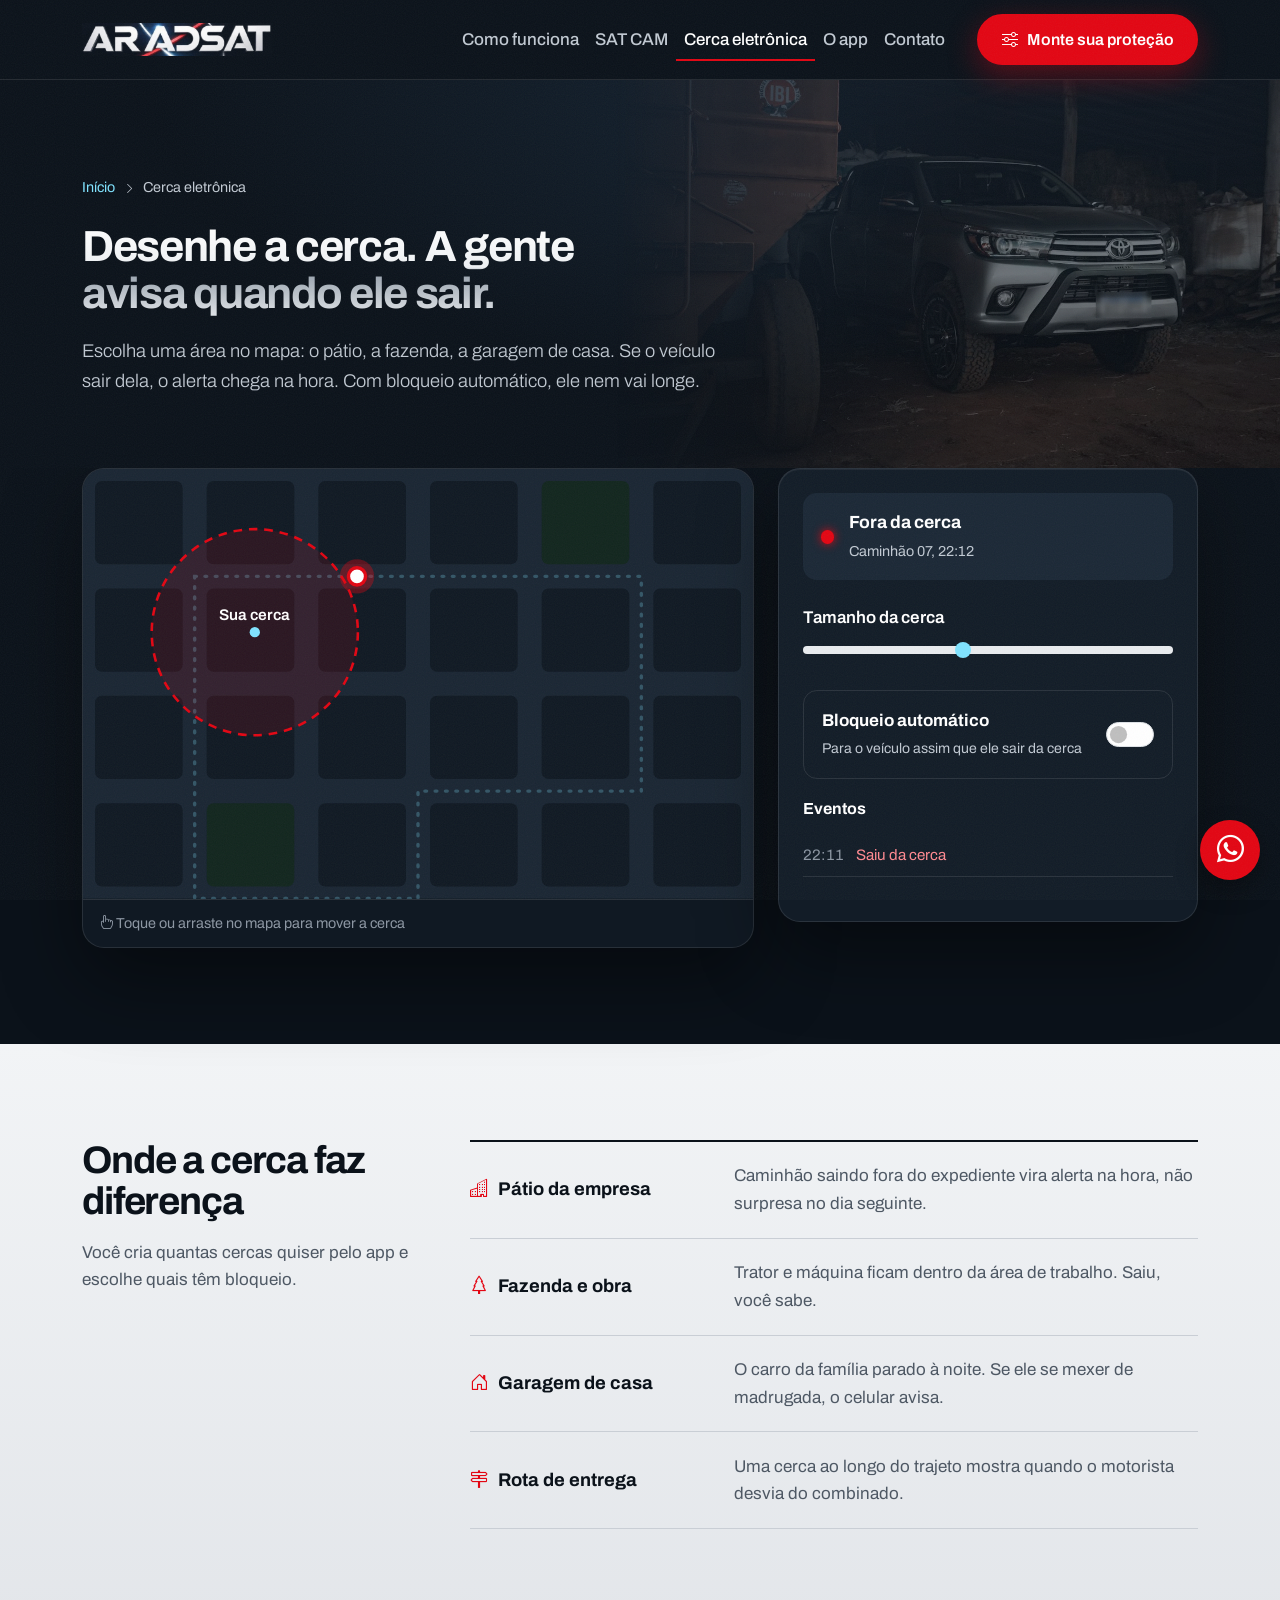
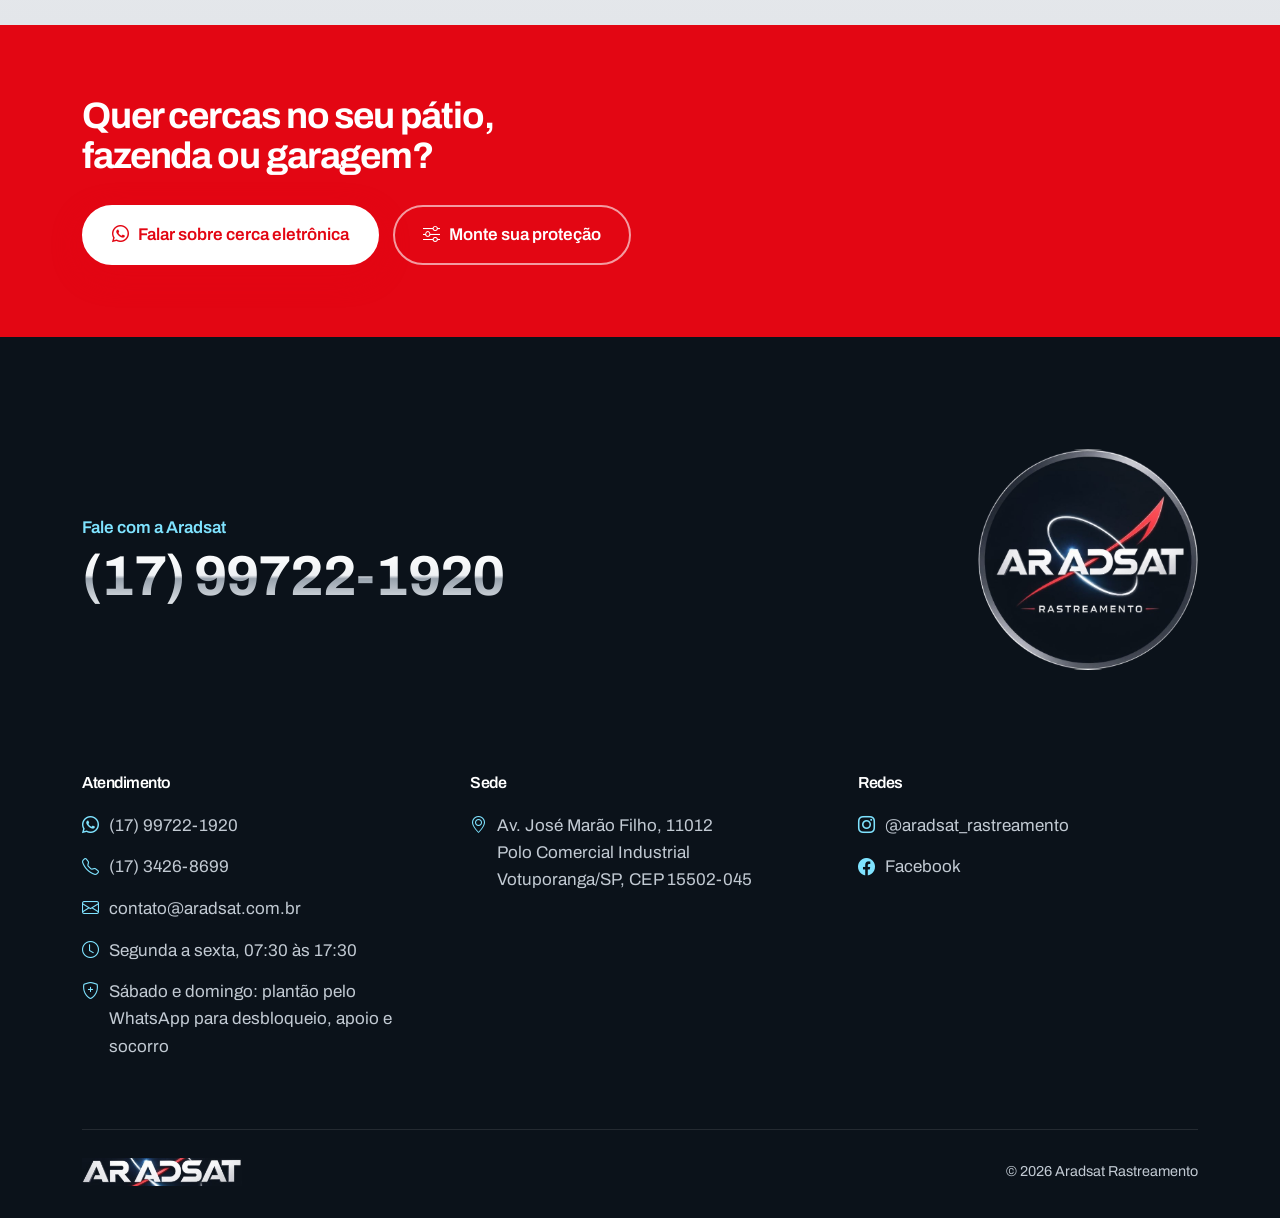
<file: cerca-eletronica.html>
<!DOCTYPE html>
<html lang="pt-BR">
<head>
  <meta charset="utf-8">
  <meta name="viewport" content="width=device-width, initial-scale=1">
  <title>Cerca eletrônica | Aradsat Rastreamento</title>
  <meta name="description" content="Desenhe uma cerca no mapa e veja o alerta e o bloqueio automático acontecerem quando o veículo sai da área.">
  <meta name="theme-color" content="#0B121A">
  <meta property="og:title" content="Cerca eletrônica | Aradsat Rastreamento">
  <meta property="og:description" content="Desenhe uma cerca no mapa e veja o alerta e o bloqueio automático acontecerem quando o veículo sai da área.">
  <meta property="og:type" content="website">
  <meta property="og:locale" content="pt_BR">
  <meta property="og:image" content="https://www.aradsat.com.br/assets/img/emblema-aradsat.jpg">
  <link rel="icon" href="assets/img/icone.png" type="image/png">
  <link rel="apple-touch-icon" href="assets/img/icone.png">
  <link rel="preconnect" href="https://fonts.googleapis.com">
  <link rel="preconnect" href="https://fonts.gstatic.com" crossorigin>
  <link href="https://fonts.googleapis.com/css2?family=Archivo:wght@400..700&display=swap" rel="stylesheet">
  <link href="https://cdn.jsdelivr.net/npm/bootstrap@5.3.3/dist/css/bootstrap.min.css" rel="stylesheet">
  <link href="https://cdn.jsdelivr.net/npm/bootstrap-icons@1.11.3/font/bootstrap-icons.min.css" rel="stylesheet">
  <link href="assets/css/style.css" rel="stylesheet">
</head>
<body>

<a class="pular" href="#conteudo">Pular para o conteúdo</a>

<header class="topo">
  <nav class="navbar navbar-expand-lg" data-bs-theme="dark">
    <div class="container">
      <a class="navbar-brand" href="index.html">
        <img class="logo-marca" src="assets/img/logo-aradsat.jpg" alt="Aradsat Rastreamento" width="600" height="106">
      </a>
      <button class="navbar-toggler" type="button" data-bs-toggle="collapse" data-bs-target="#menu" aria-controls="menu" aria-expanded="false" aria-label="Abrir menu">
        <i class="bi bi-list"></i>
      </button>
      <div class="collapse navbar-collapse" id="menu">
        <ul class="navbar-nav ms-auto">
          <li class="nav-item"><a class="nav-link" href="index.html#noite">Como funciona</a></li>
          <li class="nav-item"><a class="nav-link" href="satcam.html">SAT CAM</a></li>
          <li class="nav-item"><a class="nav-link" href="cerca-eletronica.html" aria-current="page">Cerca eletrônica</a></li>
          <li class="nav-item"><a class="nav-link" href="index.html#app">O app</a></li>
          <li class="nav-item"><a class="nav-link" href="#central">Contato</a></li>
        </ul>
        <a class="btn btn-alerta ms-lg-4" href="orcamento.html">
          <i class="bi bi-sliders"></i> Monte sua proteção
        </a>
      </div>
    </div>
  </nav>
</header>

<main id="conteudo">
  <section class="pagina-topo topo-cerca">
    <div class="container">
      <p class="pagina-trilha"><a href="index.html">Início</a> <i class="bi bi-chevron-right"></i> Cerca eletrônica</p>
      <h1>Desenhe a cerca. A gente avisa quando ele sair.</h1>
      <p class="lead">Escolha uma área no mapa: o pátio, a fazenda, a garagem de casa. Se o veículo sair dela, o alerta chega na hora. Com bloqueio automático, ele nem vai longe.</p>
    </div>
  </section>

  <section class="lab" aria-labelledby="lab-cerca-titulo">
    <div class="container">
      <h2 id="lab-cerca-titulo" class="visually-hidden">Simulador de cerca eletrônica</h2>
      <div class="lab-grade">
        <div class="mapa-palco" data-mapa-palco>
          <svg class="mapa-cerca" viewBox="0 0 780 500" data-mapa tabindex="0" role="application" aria-label="Mapa do simulador. Toque ou arraste para mudar o centro da cerca. No teclado, use as setas.">
            <rect class="mapa-chao" width="780" height="500"/>
              <rect class="quadra" x="14" y="14" width="102" height="97" rx="8"/>
              <rect class="quadra" x="14" y="139" width="102" height="97" rx="8"/>
              <rect class="quadra" x="14" y="264" width="102" height="97" rx="8"/>
              <rect class="quadra" x="14" y="389" width="102" height="97" rx="8"/>
              <rect class="quadra" x="144" y="14" width="102" height="97" rx="8"/>
              <rect class="quadra" x="144" y="139" width="102" height="97" rx="8"/>
              <rect class="quadra" x="144" y="264" width="102" height="97" rx="8"/>
              <rect class="quadra quadra-verde" x="144" y="389" width="102" height="97" rx="8"/>
              <rect class="quadra" x="274" y="14" width="102" height="97" rx="8"/>
              <rect class="quadra" x="274" y="139" width="102" height="97" rx="8"/>
              <rect class="quadra" x="274" y="264" width="102" height="97" rx="8"/>
              <rect class="quadra" x="274" y="389" width="102" height="97" rx="8"/>
              <rect class="quadra" x="404" y="14" width="102" height="97" rx="8"/>
              <rect class="quadra" x="404" y="139" width="102" height="97" rx="8"/>
              <rect class="quadra" x="404" y="264" width="102" height="97" rx="8"/>
              <rect class="quadra" x="404" y="389" width="102" height="97" rx="8"/>
              <rect class="quadra quadra-verde" x="534" y="14" width="102" height="97" rx="8"/>
              <rect class="quadra" x="534" y="139" width="102" height="97" rx="8"/>
              <rect class="quadra" x="534" y="264" width="102" height="97" rx="8"/>
              <rect class="quadra" x="534" y="389" width="102" height="97" rx="8"/>
              <rect class="quadra" x="664" y="14" width="102" height="97" rx="8"/>
              <rect class="quadra" x="664" y="139" width="102" height="97" rx="8"/>
              <rect class="quadra" x="664" y="264" width="102" height="97" rx="8"/>
              <rect class="quadra" x="664" y="389" width="102" height="97" rx="8"/>
            <path class="mapa-rota" id="rota" d="M130 125 H650 V375 H390 V500 H130 Z"/>
            <circle class="cerca-area" data-cerca cx="200" cy="190" r="120"/>
            <circle class="cerca-centro" data-cerca-centro cx="200" cy="190" r="6"/>
            <text class="cerca-rotulo" data-cerca-rotulo x="200" y="176" text-anchor="middle">Sua cerca</text>
            <g class="veiculo-marca" data-veiculo>
              <circle r="20" class="veiculo-halo"/>
              <circle r="10" class="veiculo-nucleo"/>
            </g>
          </svg>
          <p class="mapa-dica"><i class="bi bi-hand-index"></i> Toque ou arraste no mapa para mover a cerca</p>
        </div>
        <aside class="cerca-painel">
          <div class="cerca-status" data-status-caixa data-situacao="dentro">
            <span class="luz"></span>
            <div>
              <strong data-status>Dentro da cerca</strong>
              <span>Caminhão 07, <span data-hora>22:00</span></span>
            </div>
          </div>
          <label class="controle">
            <span>Tamanho da cerca</span>
            <input class="form-range" type="range" id="raio" min="60" max="200" value="120" data-raio>
          </label>
          <label class="controle controle-chave form-switch">
            <span>
              <strong>Bloqueio automático</strong>
              <span>Para o veículo assim que ele sair da cerca</span>
            </span>
            <input class="form-check-input" type="checkbox" role="switch" id="bloqueio" data-bloqueio>
          </label>
          <button class="btn btn-alerta w-100" type="button" data-liberar hidden><i class="bi bi-unlock"></i> Liberar veículo</button>
          <h3>Eventos</h3>
          <ol class="registro" data-registro aria-live="polite">
            <li class="registro-vazio">Nenhum evento ainda.</li>
          </ol>
        </aside>
      </div>
    </div>
  </section>

  <section class="detecta" aria-labelledby="usos-titulo">
    <div class="container">
      <div class="row g-4 g-lg-5">
        <div class="col-lg-4">
          <h2 id="usos-titulo">Onde a cerca faz diferença</h2>
          <p>Você cria quantas cercas quiser pelo app e escolhe quais têm bloqueio.</p>
        </div>
        <div class="col-lg-8">
          <dl class="detecta-lista">
            <div>
              <dt><i class="bi bi-buildings"></i> Pátio da empresa</dt>
              <dd>Caminhão saindo fora do expediente vira alerta na hora, não surpresa no dia seguinte.</dd>
            </div>
            <div>
              <dt><i class="bi bi-tree"></i> Fazenda e obra</dt>
              <dd>Trator e máquina ficam dentro da área de trabalho. Saiu, você sabe.</dd>
            </div>
            <div>
              <dt><i class="bi bi-house-door"></i> Garagem de casa</dt>
              <dd>O carro da família parado à noite. Se ele se mexer de madrugada, o celular avisa.</dd>
            </div>
            <div>
              <dt><i class="bi bi-signpost-2"></i> Rota de entrega</dt>
              <dd>Uma cerca ao longo do trajeto mostra quando o motorista desvia do combinado.</dd>
            </div>
          </dl>
        </div>
      </div>
    </div>
  </section>

  <section class="chamada">
    <div class="container">
      <h2>Quer cercas no seu pátio, fazenda ou garagem?</h2>
      <div class="chamada-acoes">
        <a class="btn btn-alerta btn-lg" href="https://wa.me/5517997221920?text=Ol%C3%A1!%20Testei%20a%20cerca%20eletr%C3%B4nica%20no%20site%20e%20quero%20saber%20mais." target="_blank" rel="noopener"><i class="bi bi-whatsapp"></i> Falar sobre cerca eletrônica</a>
        <a class="btn btn-sinal btn-lg" href="orcamento.html"><i class="bi bi-sliders"></i> Monte sua proteção</a>
      </div>
    </div>
  </section>
</main>

<footer class="central" id="central">
  <div class="container">
    <div class="central-topo">
      <div>
        <p class="central-chamada">Fale com a Aradsat</p>
        <a class="central-numero" href="https://wa.me/5517997221920?text=Ol%C3%A1!%20Quero%20um%20or%C3%A7amento%20de%20rastreamento." target="_blank" rel="noopener">(17) 99722-1920</a>
      </div>
      <img class="central-emblema" src="assets/img/emblema-aradsat.jpg" alt="Emblema Aradsat Rastreamento" width="640" height="643" loading="lazy">
    </div>
    <div class="row g-4 g-lg-5 central-dados">
      <div class="col-md-4">
        <h2>Atendimento</h2>
        <ul>
          <li><a href="https://wa.me/5517997221920?text=Ol%C3%A1!%20Quero%20um%20or%C3%A7amento%20de%20rastreamento." target="_blank" rel="noopener"><i class="bi bi-whatsapp"></i> (17) 99722-1920</a></li>
          <li><a href="tel:+551734268699"><i class="bi bi-telephone"></i> (17) 3426-8699</a></li>
          <li><a href="mailto:contato@aradsat.com.br"><i class="bi bi-envelope"></i> contato@aradsat.com.br</a></li>
          <li><span><i class="bi bi-clock"></i> Segunda a sexta, 07:30 às 17:30</span></li>
          <li><span><i class="bi bi-shield-plus"></i> Sábado e domingo: plantão pelo WhatsApp para desbloqueio, apoio e socorro</span></li>
        </ul>
      </div>
      <div class="col-md-4">
        <h2>Sede</h2>
        <ul>
          <li>
            <a href="https://www.google.com/maps/search/?api=1&amp;query=Av.%20Jos%C3%A9%20Mar%C3%A3o%20Filho%2C%2011012%2C%20Votuporanga%20SP" target="_blank" rel="noopener">
              <i class="bi bi-geo-alt"></i> Av. José Marão Filho, 11012<br>Polo Comercial Industrial<br>Votuporanga/SP, CEP 15502-045
            </a>
          </li>
        </ul>
      </div>
      <div class="col-md-4">
        <h2>Redes</h2>
        <ul>
          <li><a href="https://www.instagram.com/aradsat_rastreamento/" target="_blank" rel="noopener"><i class="bi bi-instagram"></i> @aradsat_rastreamento</a></li>
          <li><a href="https://www.facebook.com/aradsat/" target="_blank" rel="noopener"><i class="bi bi-facebook"></i> Facebook</a></li>
        </ul>
      </div>
    </div>
    <div class="central-fim">
      <img class="logo-marca" src="assets/img/logo-aradsat.jpg" alt="Aradsat" width="600" height="106" loading="lazy">
      <span>© <span data-ano>2026</span> Aradsat Rastreamento</span>
    </div>
  </div>
</footer>

<a class="zap-flutuante" href="https://wa.me/5517997221920?text=Ol%C3%A1!%20Quero%20um%20or%C3%A7amento%20de%20rastreamento." target="_blank" rel="noopener" aria-label="Falar no WhatsApp">
  <i class="bi bi-whatsapp"></i>
</a>

<script src="https://cdn.jsdelivr.net/npm/bootstrap@5.3.3/dist/js/bootstrap.bundle.min.js"></script>
<script src="assets/js/main.js"></script>
<script src="assets/js/cerca.js"></script>
</body>
</html>
</file>
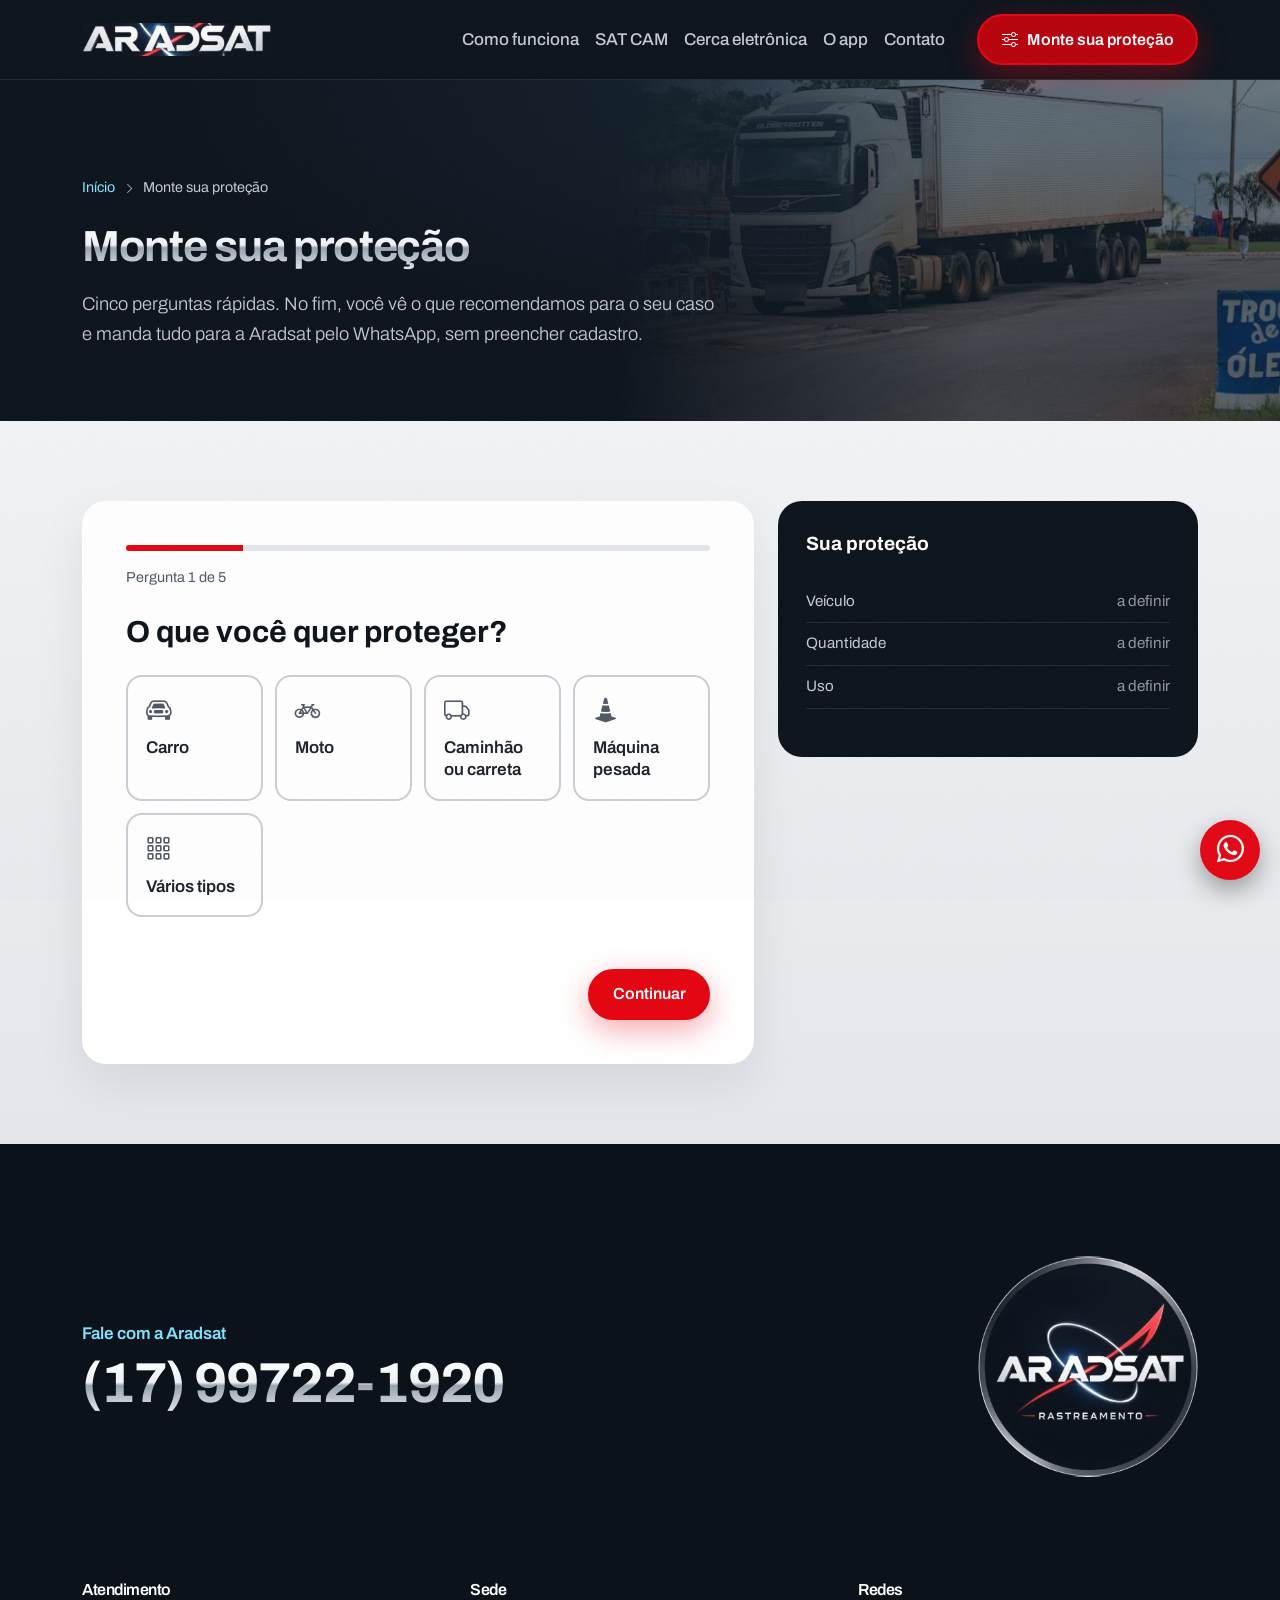
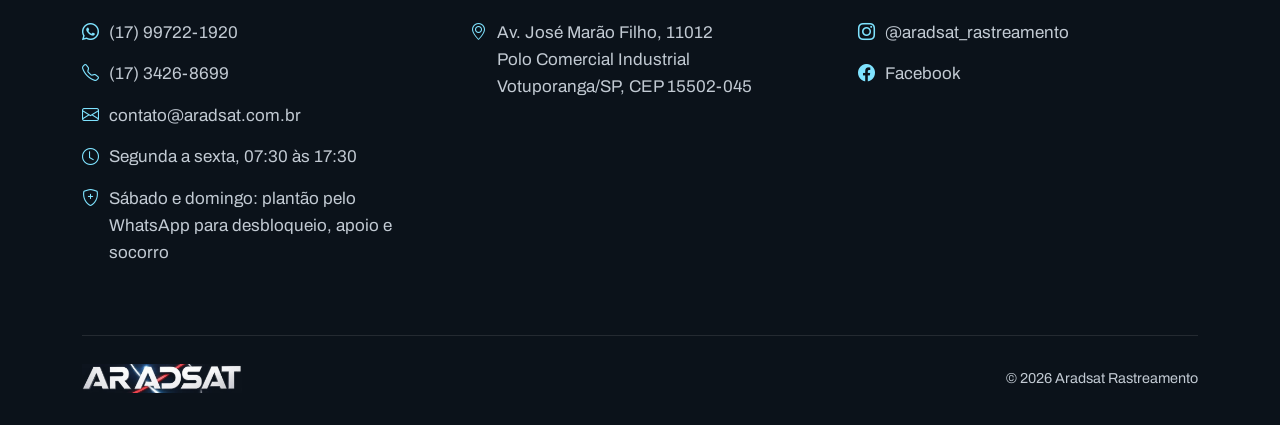
<file: orcamento.html>
<!DOCTYPE html>
<html lang="pt-BR">
<head>
  <meta charset="utf-8">
  <meta name="viewport" content="width=device-width, initial-scale=1">
  <title>Monte sua proteção | Aradsat Rastreamento</title>
  <meta name="description" content="Responda cinco perguntas, veja a proteção recomendada para o seu veículo e envie para a Aradsat pelo WhatsApp.">
  <meta name="theme-color" content="#0B121A">
  <meta property="og:title" content="Monte sua proteção | Aradsat Rastreamento">
  <meta property="og:description" content="Responda cinco perguntas, veja a proteção recomendada para o seu veículo e envie para a Aradsat pelo WhatsApp.">
  <meta property="og:type" content="website">
  <meta property="og:locale" content="pt_BR">
  <meta property="og:image" content="https://www.aradsat.com.br/assets/img/emblema-aradsat.jpg">
  <link rel="icon" href="assets/img/icone.png" type="image/png">
  <link rel="apple-touch-icon" href="assets/img/icone.png">
  <link rel="preconnect" href="https://fonts.googleapis.com">
  <link rel="preconnect" href="https://fonts.gstatic.com" crossorigin>
  <link href="https://fonts.googleapis.com/css2?family=Archivo:wght@400..700&display=swap" rel="stylesheet">
  <link href="https://cdn.jsdelivr.net/npm/bootstrap@5.3.3/dist/css/bootstrap.min.css" rel="stylesheet">
  <link href="https://cdn.jsdelivr.net/npm/bootstrap-icons@1.11.3/font/bootstrap-icons.min.css" rel="stylesheet">
  <link href="assets/css/style.css" rel="stylesheet">
</head>
<body>

<a class="pular" href="#conteudo">Pular para o conteúdo</a>

<header class="topo">
  <nav class="navbar navbar-expand-lg" data-bs-theme="dark">
    <div class="container">
      <a class="navbar-brand" href="index.html">
        <img class="logo-marca" src="assets/img/logo-aradsat.jpg" alt="Aradsat Rastreamento" width="600" height="106">
      </a>
      <button class="navbar-toggler" type="button" data-bs-toggle="collapse" data-bs-target="#menu" aria-controls="menu" aria-expanded="false" aria-label="Abrir menu">
        <i class="bi bi-list"></i>
      </button>
      <div class="collapse navbar-collapse" id="menu">
        <ul class="navbar-nav ms-auto">
          <li class="nav-item"><a class="nav-link" href="index.html#noite">Como funciona</a></li>
          <li class="nav-item"><a class="nav-link" href="satcam.html">SAT CAM</a></li>
          <li class="nav-item"><a class="nav-link" href="cerca-eletronica.html">Cerca eletrônica</a></li>
          <li class="nav-item"><a class="nav-link" href="index.html#app">O app</a></li>
          <li class="nav-item"><a class="nav-link" href="#central">Contato</a></li>
        </ul>
        <a class="btn btn-alerta ms-lg-4" href="orcamento.html" aria-current="page">
          <i class="bi bi-sliders"></i> Monte sua proteção
        </a>
      </div>
    </div>
  </nav>
</header>

<main id="conteudo">
  <section class="pagina-topo topo-orcamento pagina-topo-curta">
    <div class="container">
      <p class="pagina-trilha"><a href="index.html">Início</a> <i class="bi bi-chevron-right"></i> Monte sua proteção</p>
      <h1>Monte sua proteção</h1>
      <p class="lead">Cinco perguntas rápidas. No fim, você vê o que recomendamos para o seu caso e manda tudo para a Aradsat pelo WhatsApp, sem preencher cadastro.</p>
    </div>
  </section>

  <section class="montador" aria-label="Questionário">
    <div class="container">
      <div class="montador-grade">
        <form class="questionario" data-questionario novalidate>
          <div class="progresso" aria-hidden="true">
            <span class="progresso-barra" data-progresso></span>
          </div>
          <p class="etapa-contador" data-contador>Pergunta 1 de 5</p>

          <fieldset class="etapa" data-etapa="1">
            <legend>O que você quer proteger?</legend>
            <div class="opcoes">
              <label class="opcao"><input type="radio" name="veiculo" value="Carro" required><i class="bi bi-car-front"></i><span>Carro</span></label>
              <label class="opcao"><input type="radio" name="veiculo" value="Moto"><i class="bi bi-bicycle"></i><span>Moto</span></label>
              <label class="opcao"><input type="radio" name="veiculo" value="Caminhão ou carreta"><i class="bi bi-truck"></i><span>Caminhão ou carreta</span></label>
              <label class="opcao"><input type="radio" name="veiculo" value="Máquina pesada"><i class="bi bi-cone-striped"></i><span>Máquina pesada</span></label>
              <label class="opcao"><input type="radio" name="veiculo" value="Vários tipos"><i class="bi bi-grid-3x3-gap"></i><span>Vários tipos</span></label>
            </div>
          </fieldset>

          <fieldset class="etapa" data-etapa="2" hidden>
            <legend>Quantos veículos?</legend>
            <div class="opcoes">
              <label class="opcao"><input type="radio" name="quantidade" value="1" required><span class="opcao-numero">1</span><span>Só um</span></label>
              <label class="opcao"><input type="radio" name="quantidade" value="2 a 5"><span class="opcao-numero">2–5</span><span>Poucos</span></label>
              <label class="opcao"><input type="radio" name="quantidade" value="6 a 20"><span class="opcao-numero">6–20</span><span>Uma frota</span></label>
              <label class="opcao"><input type="radio" name="quantidade" value="Mais de 20"><span class="opcao-numero">20+</span><span>Frota grande</span></label>
            </div>
          </fieldset>

          <fieldset class="etapa" data-etapa="3" hidden>
            <legend>Onde ele roda mais?</legend>
            <div class="opcoes">
              <label class="opcao"><input type="radio" name="uso" value="Cidade" required><i class="bi bi-buildings"></i><span>Cidade</span></label>
              <label class="opcao"><input type="radio" name="uso" value="Estrada"><i class="bi bi-sign-turn-right"></i><span>Estrada</span></label>
              <label class="opcao"><input type="radio" name="uso" value="Campo ou obra"><i class="bi bi-tree"></i><span>Campo ou obra</span></label>
              <label class="opcao"><input type="radio" name="uso" value="Um pouco de tudo"><i class="bi bi-shuffle"></i><span>Um pouco de tudo</span></label>
            </div>
          </fieldset>

          <fieldset class="etapa" data-etapa="4" hidden>
            <legend>O que mais preocupa você?</legend>
            <p class="etapa-ajuda">Pode marcar mais de uma.</p>
            <div class="opcoes">
              <label class="opcao"><input type="checkbox" name="preocupacao" value="roubo"><i class="bi bi-shield-exclamation"></i><span>Roubo e furto</span></label>
              <label class="opcao"><input type="checkbox" name="preocupacao" value="fadiga"><i class="bi bi-moon"></i><span>Motorista cansado ou distraído</span></label>
              <label class="opcao"><input type="checkbox" name="preocupacao" value="custo"><i class="bi bi-fuel-pump"></i><span>Gasto com combustível e manutenção</span></label>
              <label class="opcao"><input type="checkbox" name="preocupacao" value="horario"><i class="bi bi-clock-history"></i><span>Uso fora do horário</span></label>
              <label class="opcao"><input type="checkbox" name="preocupacao" value="trajeto"><i class="bi bi-signpost-split"></i><span>Saber por onde andou</span></label>
            </div>
          </fieldset>

          <fieldset class="etapa" data-etapa="5" hidden>
            <legend>Para quem é a proposta?</legend>
            <p class="etapa-ajuda">Opcional. Ajuda a Aradsat a atender você mais rápido.</p>
            <div class="campos">
              <label class="campo">
                <span>Seu nome</span>
                <input class="form-control" type="text" name="nome" autocomplete="name">
              </label>
              <label class="campo">
                <span>Cidade</span>
                <input class="form-control" type="text" name="cidade" autocomplete="address-level2">
              </label>
            </div>
          </fieldset>

          <p class="etapa-erro" data-aviso role="alert"></p>

          <div class="etapa-acoes">
            <button class="btn btn-sinal" type="button" data-voltar hidden><i class="bi bi-arrow-left"></i> Voltar</button>
            <button class="btn btn-alerta" type="button" data-avancar>Continuar</button>
            <button class="btn btn-alerta" type="submit" data-concluir hidden>Ver minha proteção</button>
          </div>
        </form>

        <aside class="ficha-viva" data-ficha aria-live="polite">
          <p class="ficha-viva-titulo">Sua proteção</p>
          <dl class="ficha-respostas">
            <div><dt>Veículo</dt><dd data-resumo="veiculo">a definir</dd></div>
            <div><dt>Quantidade</dt><dd data-resumo="quantidade">a definir</dd></div>
            <div><dt>Uso</dt><dd data-resumo="uso">a definir</dd></div>
          </dl>
          <ul class="ficha-recursos" data-recursos></ul>
        </aside>
      </div>

      <div class="resultado" data-resultado hidden tabindex="-1">
        <h2>Recomendado para você</h2>
        <p data-resultado-resumo></p>
        <ul class="resultado-lista" data-resultado-lista></ul>
        <div class="chamada-acoes">
          <a class="btn btn-alerta btn-lg" data-enviar href="#" target="_blank" rel="noopener"><i class="bi bi-whatsapp"></i> Enviar para a Aradsat</a>
          <button class="btn btn-sinal btn-lg" type="button" data-refazer><i class="bi bi-arrow-counterclockwise"></i> Refazer</button>
        </div>
        <p class="resultado-nota">Sem compromisso. A Aradsat responde com a proposta e os valores para o seu caso.</p>
      </div>
    </div>
  </section>
</main>

<footer class="central" id="central">
  <div class="container">
    <div class="central-topo">
      <div>
        <p class="central-chamada">Fale com a Aradsat</p>
        <a class="central-numero" href="https://wa.me/5517997221920?text=Ol%C3%A1!%20Quero%20um%20or%C3%A7amento%20de%20rastreamento." target="_blank" rel="noopener">(17) 99722-1920</a>
      </div>
      <img class="central-emblema" src="assets/img/emblema-aradsat.jpg" alt="Emblema Aradsat Rastreamento" width="640" height="643" loading="lazy">
    </div>
    <div class="row g-4 g-lg-5 central-dados">
      <div class="col-md-4">
        <h2>Atendimento</h2>
        <ul>
          <li><a href="https://wa.me/5517997221920?text=Ol%C3%A1!%20Quero%20um%20or%C3%A7amento%20de%20rastreamento." target="_blank" rel="noopener"><i class="bi bi-whatsapp"></i> (17) 99722-1920</a></li>
          <li><a href="tel:+551734268699"><i class="bi bi-telephone"></i> (17) 3426-8699</a></li>
          <li><a href="mailto:contato@aradsat.com.br"><i class="bi bi-envelope"></i> contato@aradsat.com.br</a></li>
          <li><span><i class="bi bi-clock"></i> Segunda a sexta, 07:30 às 17:30</span></li>
          <li><span><i class="bi bi-shield-plus"></i> Sábado e domingo: plantão pelo WhatsApp para desbloqueio, apoio e socorro</span></li>
        </ul>
      </div>
      <div class="col-md-4">
        <h2>Sede</h2>
        <ul>
          <li>
            <a href="https://www.google.com/maps/search/?api=1&amp;query=Av.%20Jos%C3%A9%20Mar%C3%A3o%20Filho%2C%2011012%2C%20Votuporanga%20SP" target="_blank" rel="noopener">
              <i class="bi bi-geo-alt"></i> Av. José Marão Filho, 11012<br>Polo Comercial Industrial<br>Votuporanga/SP, CEP 15502-045
            </a>
          </li>
        </ul>
      </div>
      <div class="col-md-4">
        <h2>Redes</h2>
        <ul>
          <li><a href="https://www.instagram.com/aradsat_rastreamento/" target="_blank" rel="noopener"><i class="bi bi-instagram"></i> @aradsat_rastreamento</a></li>
          <li><a href="https://www.facebook.com/aradsat/" target="_blank" rel="noopener"><i class="bi bi-facebook"></i> Facebook</a></li>
        </ul>
      </div>
    </div>
    <div class="central-fim">
      <img class="logo-marca" src="assets/img/logo-aradsat.jpg" alt="Aradsat" width="600" height="106" loading="lazy">
      <span>© <span data-ano>2026</span> Aradsat Rastreamento</span>
    </div>
  </div>
</footer>

<a class="zap-flutuante" href="https://wa.me/5517997221920?text=Ol%C3%A1!%20Quero%20um%20or%C3%A7amento%20de%20rastreamento." target="_blank" rel="noopener" aria-label="Falar no WhatsApp">
  <i class="bi bi-whatsapp"></i>
</a>

<script src="https://cdn.jsdelivr.net/npm/bootstrap@5.3.3/dist/js/bootstrap.bundle.min.js"></script>
<script src="assets/js/main.js"></script>
<script src="assets/js/orcamento.js"></script>
</body>
</html>
</file>
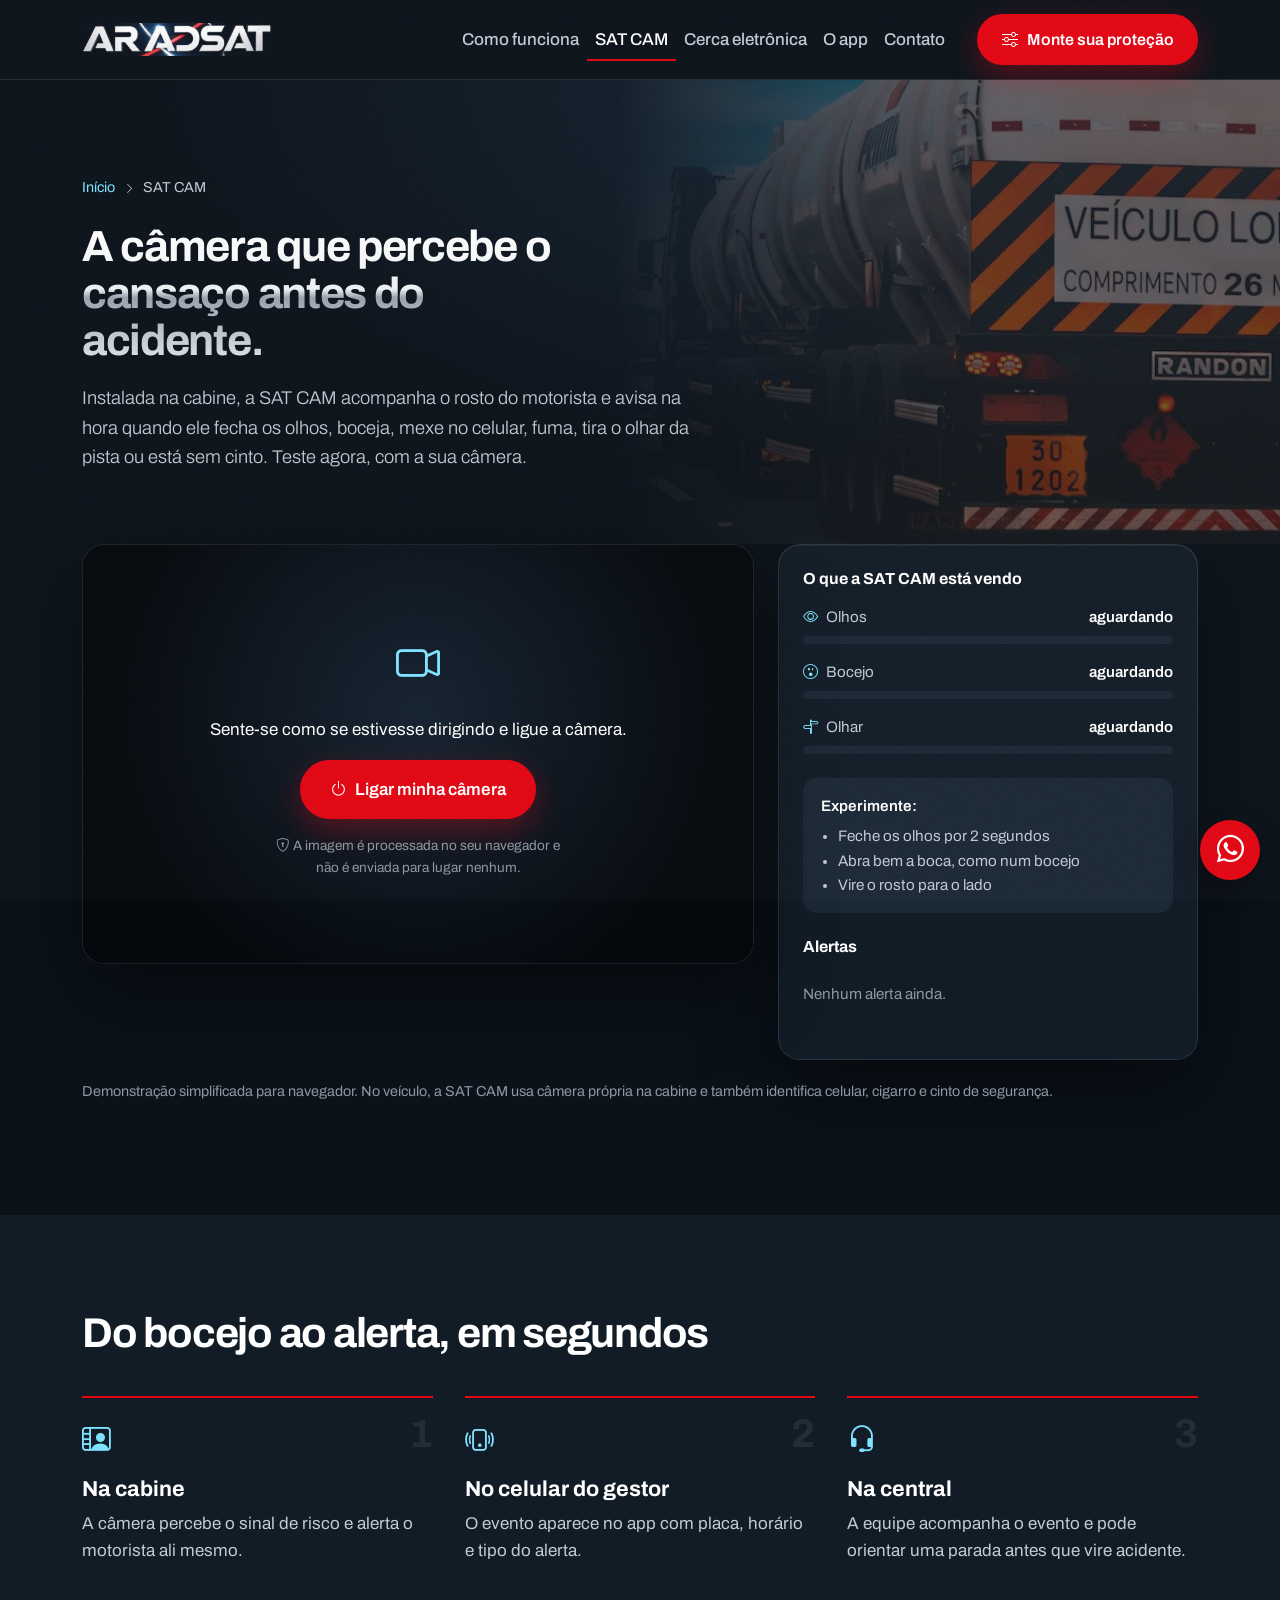
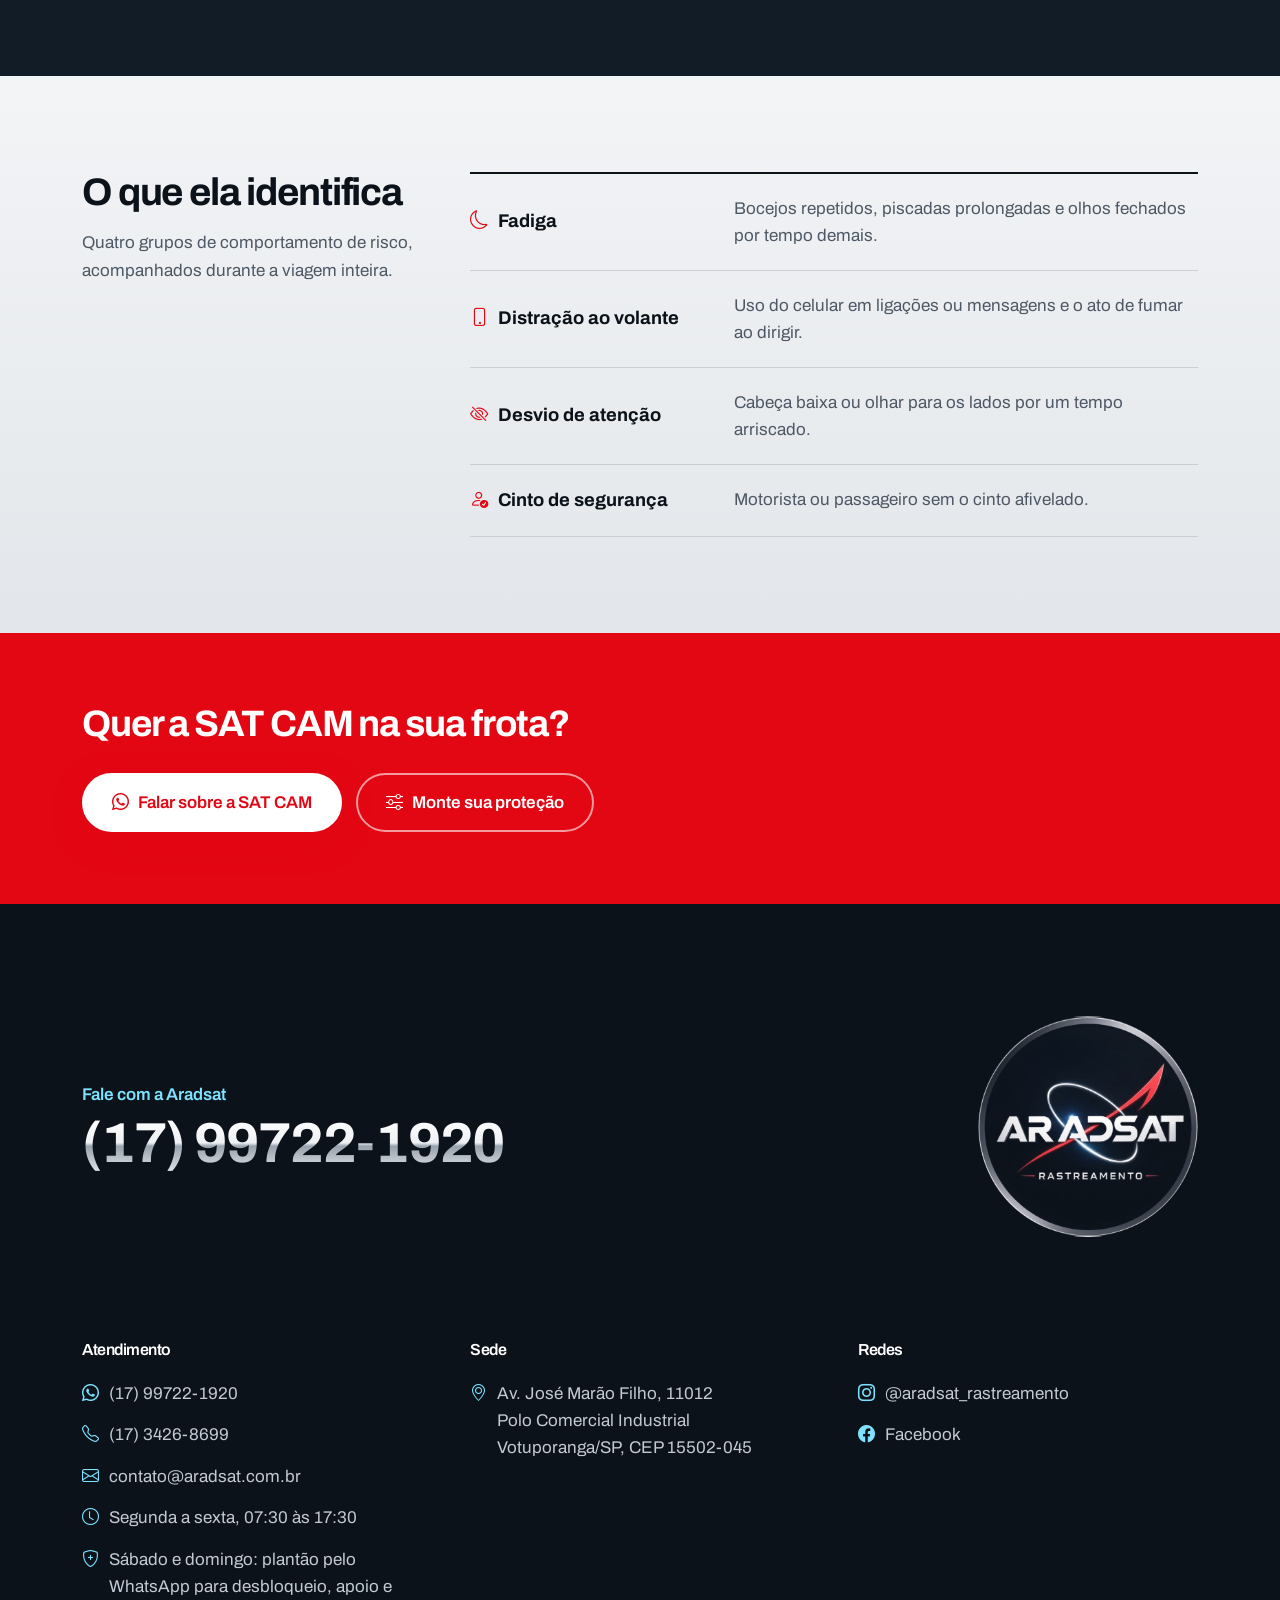
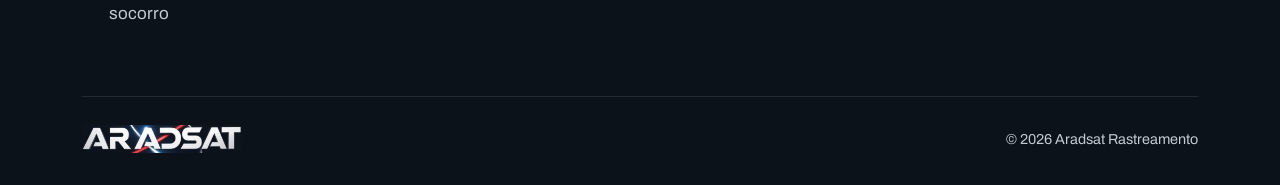
<file: satcam.html>
<!DOCTYPE html>
<html lang="pt-BR">
<head>
  <meta charset="utf-8">
  <meta name="viewport" content="width=device-width, initial-scale=1">
  <title>SAT CAM | Teste a câmera antifadiga da Aradsat</title>
  <meta name="description" content="Teste a SAT CAM com a sua própria câmera: olhos fechados, bocejo e olhar fora da pista geram alerta na hora.">
  <meta name="theme-color" content="#0B121A">
  <meta property="og:title" content="SAT CAM | Teste a câmera antifadiga da Aradsat">
  <meta property="og:description" content="Teste a SAT CAM com a sua própria câmera: olhos fechados, bocejo e olhar fora da pista geram alerta na hora.">
  <meta property="og:type" content="website">
  <meta property="og:locale" content="pt_BR">
  <meta property="og:image" content="https://www.aradsat.com.br/assets/img/emblema-aradsat.jpg">
  <link rel="icon" href="assets/img/icone.png" type="image/png">
  <link rel="apple-touch-icon" href="assets/img/icone.png">
  <link rel="preconnect" href="https://fonts.googleapis.com">
  <link rel="preconnect" href="https://fonts.gstatic.com" crossorigin>
  <link href="https://fonts.googleapis.com/css2?family=Archivo:wght@400..700&display=swap" rel="stylesheet">
  <link href="https://cdn.jsdelivr.net/npm/bootstrap@5.3.3/dist/css/bootstrap.min.css" rel="stylesheet">
  <link href="https://cdn.jsdelivr.net/npm/bootstrap-icons@1.11.3/font/bootstrap-icons.min.css" rel="stylesheet">
  <link href="assets/css/style.css" rel="stylesheet">
</head>
<body>

<a class="pular" href="#conteudo">Pular para o conteúdo</a>

<header class="topo">
  <nav class="navbar navbar-expand-lg" data-bs-theme="dark">
    <div class="container">
      <a class="navbar-brand" href="index.html">
        <img class="logo-marca" src="assets/img/logo-aradsat.jpg" alt="Aradsat Rastreamento" width="600" height="106">
      </a>
      <button class="navbar-toggler" type="button" data-bs-toggle="collapse" data-bs-target="#menu" aria-controls="menu" aria-expanded="false" aria-label="Abrir menu">
        <i class="bi bi-list"></i>
      </button>
      <div class="collapse navbar-collapse" id="menu">
        <ul class="navbar-nav ms-auto">
          <li class="nav-item"><a class="nav-link" href="index.html#noite">Como funciona</a></li>
          <li class="nav-item"><a class="nav-link" href="satcam.html" aria-current="page">SAT CAM</a></li>
          <li class="nav-item"><a class="nav-link" href="cerca-eletronica.html">Cerca eletrônica</a></li>
          <li class="nav-item"><a class="nav-link" href="index.html#app">O app</a></li>
          <li class="nav-item"><a class="nav-link" href="#central">Contato</a></li>
        </ul>
        <a class="btn btn-alerta ms-lg-4" href="orcamento.html">
          <i class="bi bi-sliders"></i> Monte sua proteção
        </a>
      </div>
    </div>
  </nav>
</header>

<main id="conteudo">
  <section class="pagina-topo topo-satcam">
    <div class="container">
      <p class="pagina-trilha"><a href="index.html">Início</a> <i class="bi bi-chevron-right"></i> SAT CAM</p>
      <h1>A câmera que percebe o cansaço antes do acidente.</h1>
      <p class="lead">Instalada na cabine, a SAT CAM acompanha o rosto do motorista e avisa na hora quando ele fecha os olhos, boceja, mexe no celular, fuma, tira o olhar da pista ou está sem cinto. Teste agora, com a sua câmera.</p>
    </div>
  </section>

  <section class="lab" aria-labelledby="lab-cam-titulo">
    <div class="container">
      <h2 id="lab-cam-titulo" class="visually-hidden">Teste da SAT CAM</h2>
      <div class="lab-grade">
        <div class="cam-palco" data-palco data-estado="parado">
          <video class="cam-video" data-video playsinline muted></video>
          <canvas class="cam-desenho" data-desenho></canvas>
          <div class="cam-hud">
            <span class="cam-rec"><span class="luz luz-alerta"></span> Cabine</span>
            <span class="cam-relogio" data-relogio>00:00</span>
          </div>
          <div class="cam-alerta" data-alerta role="alert" aria-live="assertive"></div>
          <div class="cam-inicio">
            <i class="bi bi-camera-video"></i>
            <p>Sente-se como se estivesse dirigindo e ligue a câmera.</p>
            <button class="btn btn-alerta btn-lg" type="button" data-ligar>
              <i class="bi bi-power"></i> Ligar minha câmera
            </button>
            <p class="cam-privacidade"><i class="bi bi-shield-lock"></i> A imagem é processada no seu navegador e não é enviada para lugar nenhum.</p>
            <p class="cam-erro" data-erro role="status"></p>
          </div>
          <div class="cam-carregando">
            <span class="spinner-border" aria-hidden="true"></span>
            <p>Preparando o detector</p>
          </div>
        </div>
        <aside class="cam-painel">
          <h3>O que a SAT CAM está vendo</h3>
          <div class="medidor" data-medidor="olhos">
            <div class="medidor-topo"><span><i class="bi bi-eye"></i> Olhos</span><strong data-leitura>aguardando</strong></div>
            <div class="medidor-trilho"><span class="medidor-barra"></span></div>
          </div>
          <div class="medidor" data-medidor="boca">
            <div class="medidor-topo"><span><i class="bi bi-emoji-surprise"></i> Bocejo</span><strong data-leitura>aguardando</strong></div>
            <div class="medidor-trilho"><span class="medidor-barra"></span></div>
          </div>
          <div class="medidor" data-medidor="olhar">
            <div class="medidor-topo"><span><i class="bi bi-signpost-split"></i> Olhar</span><strong data-leitura>aguardando</strong></div>
            <div class="medidor-trilho"><span class="medidor-barra"></span></div>
          </div>
          <div class="cam-dicas">
            <p>Experimente:</p>
            <ul>
              <li>Feche os olhos por 2 segundos</li>
              <li>Abra bem a boca, como num bocejo</li>
              <li>Vire o rosto para o lado</li>
            </ul>
          </div>
          <h3>Alertas</h3>
          <ol class="registro" data-registro>
            <li class="registro-vazio">Nenhum alerta ainda.</li>
          </ol>
          <button class="btn btn-sinal w-100" type="button" data-desligar hidden>
            <i class="bi bi-camera-video-off"></i> Desligar câmera
          </button>
        </aside>
      </div>
      <p class="lab-nota">Demonstração simplificada para navegador. No veículo, a SAT CAM usa câmera própria na cabine e também identifica celular, cigarro e cinto de segurança.</p>
    </div>
  </section>

  <section class="fluxo" aria-labelledby="fluxo-titulo">
    <div class="container">
      <h2 id="fluxo-titulo">Do bocejo ao alerta, em segundos</h2>
      <ol class="fluxo-lista">
        <li>
          <i class="bi bi-person-video2"></i>
          <h3>Na cabine</h3>
          <p>A câmera percebe o sinal de risco e alerta o motorista ali mesmo.</p>
        </li>
        <li>
          <i class="bi bi-phone-vibrate"></i>
          <h3>No celular do gestor</h3>
          <p>O evento aparece no app com placa, horário e tipo do alerta.</p>
        </li>
        <li>
          <i class="bi bi-headset"></i>
          <h3>Na central</h3>
          <p>A equipe acompanha o evento e pode orientar uma parada antes que vire acidente.</p>
        </li>
      </ol>
    </div>
  </section>

  <section class="detecta" aria-labelledby="detecta-titulo">
    <div class="container">
      <div class="row g-4 g-lg-5">
        <div class="col-lg-4">
          <h2 id="detecta-titulo">O que ela identifica</h2>
          <p>Quatro grupos de comportamento de risco, acompanhados durante a viagem inteira.</p>
        </div>
        <div class="col-lg-8">
          <dl class="detecta-lista">
            <div>
              <dt><i class="bi bi-moon"></i> Fadiga</dt>
              <dd>Bocejos repetidos, piscadas prolongadas e olhos fechados por tempo demais.</dd>
            </div>
            <div>
              <dt><i class="bi bi-phone"></i> Distração ao volante</dt>
              <dd>Uso do celular em ligações ou mensagens e o ato de fumar ao dirigir.</dd>
            </div>
            <div>
              <dt><i class="bi bi-eye-slash"></i> Desvio de atenção</dt>
              <dd>Cabeça baixa ou olhar para os lados por um tempo arriscado.</dd>
            </div>
            <div>
              <dt><i class="bi bi-person-check"></i> Cinto de segurança</dt>
              <dd>Motorista ou passageiro sem o cinto afivelado.</dd>
            </div>
          </dl>
        </div>
      </div>
    </div>
  </section>

  <section class="chamada">
    <div class="container">
      <h2>Quer a SAT CAM na sua frota?</h2>
      <div class="chamada-acoes">
        <a class="btn btn-alerta btn-lg" href="https://wa.me/5517997221920?text=Ol%C3%A1!%20Testei%20a%20SAT%20CAM%20no%20site%20e%20quero%20saber%20mais." target="_blank" rel="noopener"><i class="bi bi-whatsapp"></i> Falar sobre a SAT CAM</a>
        <a class="btn btn-sinal btn-lg" href="orcamento.html"><i class="bi bi-sliders"></i> Monte sua proteção</a>
      </div>
    </div>
  </section>
</main>

<footer class="central" id="central">
  <div class="container">
    <div class="central-topo">
      <div>
        <p class="central-chamada">Fale com a Aradsat</p>
        <a class="central-numero" href="https://wa.me/5517997221920?text=Ol%C3%A1!%20Quero%20um%20or%C3%A7amento%20de%20rastreamento." target="_blank" rel="noopener">(17) 99722-1920</a>
      </div>
      <img class="central-emblema" src="assets/img/emblema-aradsat.jpg" alt="Emblema Aradsat Rastreamento" width="640" height="643" loading="lazy">
    </div>
    <div class="row g-4 g-lg-5 central-dados">
      <div class="col-md-4">
        <h2>Atendimento</h2>
        <ul>
          <li><a href="https://wa.me/5517997221920?text=Ol%C3%A1!%20Quero%20um%20or%C3%A7amento%20de%20rastreamento." target="_blank" rel="noopener"><i class="bi bi-whatsapp"></i> (17) 99722-1920</a></li>
          <li><a href="tel:+551734268699"><i class="bi bi-telephone"></i> (17) 3426-8699</a></li>
          <li><a href="mailto:contato@aradsat.com.br"><i class="bi bi-envelope"></i> contato@aradsat.com.br</a></li>
          <li><span><i class="bi bi-clock"></i> Segunda a sexta, 07:30 às 17:30</span></li>
          <li><span><i class="bi bi-shield-plus"></i> Sábado e domingo: plantão pelo WhatsApp para desbloqueio, apoio e socorro</span></li>
        </ul>
      </div>
      <div class="col-md-4">
        <h2>Sede</h2>
        <ul>
          <li>
            <a href="https://www.google.com/maps/search/?api=1&amp;query=Av.%20Jos%C3%A9%20Mar%C3%A3o%20Filho%2C%2011012%2C%20Votuporanga%20SP" target="_blank" rel="noopener">
              <i class="bi bi-geo-alt"></i> Av. José Marão Filho, 11012<br>Polo Comercial Industrial<br>Votuporanga/SP, CEP 15502-045
            </a>
          </li>
        </ul>
      </div>
      <div class="col-md-4">
        <h2>Redes</h2>
        <ul>
          <li><a href="https://www.instagram.com/aradsat_rastreamento/" target="_blank" rel="noopener"><i class="bi bi-instagram"></i> @aradsat_rastreamento</a></li>
          <li><a href="https://www.facebook.com/aradsat/" target="_blank" rel="noopener"><i class="bi bi-facebook"></i> Facebook</a></li>
        </ul>
      </div>
    </div>
    <div class="central-fim">
      <img class="logo-marca" src="assets/img/logo-aradsat.jpg" alt="Aradsat" width="600" height="106" loading="lazy">
      <span>© <span data-ano>2026</span> Aradsat Rastreamento</span>
    </div>
  </div>
</footer>

<a class="zap-flutuante" href="https://wa.me/5517997221920?text=Ol%C3%A1!%20Quero%20um%20or%C3%A7amento%20de%20rastreamento." target="_blank" rel="noopener" aria-label="Falar no WhatsApp">
  <i class="bi bi-whatsapp"></i>
</a>

<script src="https://cdn.jsdelivr.net/npm/bootstrap@5.3.3/dist/js/bootstrap.bundle.min.js"></script>
<script src="assets/js/main.js"></script>
<script src="assets/js/satcam.js"></script>
</body>
</html>
</file>
<file: assets/css/style.css>
html {
  scroll-padding-top: 6rem;
}

:root {
  --noite: #0B121A;
  --noite-2: #121C27;
  --noite-3: #1B2836;
  --vermelho: #E30613;
  --vermelho-escuro: #B8000C;
  --sinal: #7FE3FF;
  --verde-ok: #3DDC97;
  --prata: #E3E6EA;
  --prata-2: #C9CED5;
  --texto: #1A2028;
  --texto-suave: #4E5864;
  --texto-claro: #C2CAD3;
  --linha-escura: rgba(255, 255, 255, .1);
  --fonte-marca: "Archivo", system-ui, sans-serif;
  --fonte-texto: "Archivo", system-ui, sans-serif;
  --cromo: linear-gradient(180deg, #FFFFFF 0%, #EEF1F4 47%, #98A2AD 53%, #E2E6EA 100%);
}

body {
  font-family: var(--fonte-texto);
  font-size: 1.0625rem;
  line-height: 1.6;
  color: var(--texto);
  background: var(--noite);
}

h1, h2 {
  font-family: var(--fonte-marca);
  font-weight: 700;
  line-height: 1.08;
  letter-spacing: -0.03em;
}

h3 {
  font-family: var(--fonte-texto);
  font-weight: 700;
  font-size: 1.35rem;
  line-height: 1.25;
}

p {
  max-width: 60ch;
}

:focus-visible {
  outline: 3px solid var(--sinal);
  outline-offset: 3px;
}

.pular {
  position: absolute;
  left: 1rem;
  top: -4rem;
  z-index: 2000;
  padding: .75rem 1rem;
  background: var(--vermelho);
  color: #fff;
  border-radius: 6px;
}

.pular:focus {
  top: 1rem;
}

.btn {
  font-weight: 600;
  border-radius: 999px;
  padding: .7rem 1.4rem;
  display: inline-flex;
  align-items: center;
  justify-content: center;
  gap: .55rem;
}

.btn-lg {
  padding: .95rem 1.75rem;
  font-size: 1.0625rem;
}

.btn-alerta {
  background: var(--vermelho);
  border: 2px solid var(--vermelho);
  color: #fff;
}

.btn-alerta:hover,
.btn-alerta:focus-visible {
  background: var(--vermelho-escuro);
  border-color: var(--vermelho-escuro);
  color: #fff;
}

.btn-sinal {
  border: 2px solid rgba(127, 227, 255, .45);
  color: var(--sinal);
  background: transparent;
}

.btn-sinal:hover,
.btn-sinal:focus-visible {
  border-color: var(--sinal);
  background: rgba(127, 227, 255, .08);
  color: var(--sinal);
}

.topo {
  position: sticky;
  top: 0;
  z-index: 1030;
  background: var(--noite);
  border-bottom: 1px solid var(--linha-escura);
}

.topo .navbar {
  padding: .9rem 0;
}

.logo-marca {
  mix-blend-mode: screen;
}

.navbar-brand img {
  display: block;
  width: 190px;
  height: auto;
}

.topo .nav-link {
  color: var(--texto-claro);
  font-weight: 500;
  padding: .5rem 1rem;
}

.topo .nav-link:hover {
  color: #fff;
}

.navbar-toggler {
  border: 0;
  padding: 0;
  font-size: 2rem;
  color: #fff;
}

.navbar-toggler:focus {
  box-shadow: none;
}

@keyframes piscar {
  0%, 100% { opacity: .35; }
  50% { opacity: 1; }
}

.hero-conteudo {
  position: relative;
  z-index: 1;
}

.hero-acoes {
  display: flex;
  flex-wrap: wrap;
  gap: .9rem;
}

.noite {
  background: var(--noite);
  color: var(--texto-claro);
  padding: clamp(4rem, 9vw, 7rem) 0;
  border-top: 1px solid var(--linha-escura);
}

.noite-topo {
  margin-bottom: 3rem;
}

.noite h2 {
  font-size: clamp(1.9rem, 4vw, 3rem);
  background: var(--cromo);
  -webkit-background-clip: text;
  background-clip: text;
  color: transparent;
  margin-bottom: 1rem;
}

.palco {
  display: grid;
  grid-template-columns: 1fr 1fr;
  gap: 3rem;
  align-items: start;
}

.palco .eventos {
  grid-column: 1;
  grid-row: 1;
}

.painel {
  grid-column: 2;
  grid-row: 1;
  position: sticky;
  top: 6rem;
}

.painel-tela {
  background: var(--noite-2);
  border: 1px solid var(--linha-escura);
  border-radius: 20px;
  padding: 1.25rem;
  transition: border-color .4s ease, box-shadow .4s ease;
}

.painel-tela[data-tipo="alerta"] {
  border-color: rgba(227, 6, 19, .7);
  box-shadow: 0 0 0 4px rgba(227, 6, 19, .12);
}

.painel-tela[data-tipo="ok"] {
  border-color: rgba(61, 220, 151, .6);
}

.painel-cabecalho {
  display: flex;
  justify-content: space-between;
  align-items: center;
  color: #fff;
  font-weight: 600;
}

.painel-cabecalho i {
  color: var(--sinal);
  margin-right: .35rem;
}

.painel-hora {
  font-family: var(--fonte-marca);
  font-weight: 700;
  font-size: 1.35rem;
  font-variant-numeric: tabular-nums;
}

.painel-mapa {
  display: block;
  width: 100%;
  height: auto;
  max-height: 62vh;
  margin: .75rem 0;
}

.trajeto-sombra {
  fill: none;
  stroke: rgba(127, 227, 255, .08);
  stroke-width: 22;
  stroke-linecap: round;
}

.trajeto {
  fill: none;
  stroke: rgba(127, 227, 255, .3);
  stroke-width: 3;
  stroke-dasharray: 2 9;
  stroke-linecap: round;
}

.trajeto-feito {
  fill: none;
  stroke: var(--sinal);
  stroke-width: 4;
  stroke-linecap: round;
  stroke-dasharray: 1;
  stroke-dashoffset: 1;
  transition: stroke-dashoffset 1s ease;
}

.cerca {
  fill: rgba(127, 227, 255, .06);
  stroke: rgba(255, 255, 255, .5);
  stroke-width: 2;
  stroke-dasharray: 6 6;
  transition: stroke .4s ease, fill .4s ease;
}

.painel-tela[data-tipo="alerta"] .cerca {
  stroke: var(--vermelho);
  fill: rgba(227, 6, 19, .1);
}

.mapa-rotulo {
  font-family: var(--fonte-texto);
  font-size: 15px;
  fill: rgba(194, 202, 211, .75);
}

.marco {
  fill: var(--noite-2);
  stroke: rgba(127, 227, 255, .5);
  stroke-width: 2;
  transition: fill .4s ease;
}

.marco.passou {
  fill: var(--sinal);
}

.caminhao {
  transition: transform 1s ease;
}

.caminhao-halo {
  fill: rgba(127, 227, 255, .2);
  transition: fill .4s ease;
}

.caminhao-ponto {
  fill: #fff;
  stroke: var(--sinal);
  stroke-width: 4;
  transition: stroke .4s ease;
}

.painel-tela[data-tipo="alerta"] .caminhao-halo {
  fill: rgba(227, 6, 19, .3);
}

.painel-tela[data-tipo="alerta"] .caminhao-ponto {
  stroke: var(--vermelho);
}

.painel-tela[data-tipo="ok"] .caminhao-ponto {
  stroke: var(--verde-ok);
}

.painel-status {
  display: flex;
  align-items: center;
  gap: .6rem;
  padding: .75rem 1rem;
  border-radius: 12px;
  background: var(--noite-3);
  color: #fff;
  font-weight: 600;
}

.painel-luz {
  width: .7rem;
  height: .7rem;
  border-radius: 50%;
  background: var(--sinal);
  box-shadow: 0 0 10px var(--sinal);
  flex-shrink: 0;
}

.painel-tela[data-tipo="alerta"] .painel-luz {
  background: var(--vermelho);
  box-shadow: 0 0 10px var(--vermelho);
  animation: piscar 1s ease-in-out infinite;
}

.painel-tela[data-tipo="ok"] .painel-luz {
  background: var(--verde-ok);
  box-shadow: 0 0 10px var(--verde-ok);
}

.eventos {
  list-style: none;
  margin: 0;
  padding: 0 0 20vh;
  border-left: 2px solid var(--linha-escura);
}

.evento {
  min-height: 62vh;
  padding: 0 0 2rem 2rem;
  position: relative;
  opacity: .38;
  transition: opacity .4s ease;
}

.evento.ativo {
  opacity: 1;
}

.evento::before {
  content: "";
  position: absolute;
  left: -7px;
  top: .55rem;
  width: 12px;
  height: 12px;
  border-radius: 50%;
  background: var(--noite);
  border: 2px solid var(--sinal);
}

.evento.ativo::before {
  background: var(--sinal);
}

.evento[data-tipo="alerta"].ativo::before {
  background: var(--vermelho);
  border-color: var(--vermelho);
}

.evento time {
  display: block;
  font-family: var(--fonte-marca);
  font-weight: 700;
  font-size: 1.6rem;
  color: #fff;
  font-variant-numeric: tabular-nums;
  margin-bottom: .5rem;
}

.evento h3 {
  color: #fff;
  margin-bottom: .6rem;
}

.evento-tags {
  list-style: none;
  padding: 0;
  margin: 1rem 0 0;
  display: flex;
  flex-wrap: wrap;
  gap: .5rem;
}

.evento-tags li {
  padding: .3rem .8rem;
  border-radius: 999px;
  border: 1px solid rgba(227, 6, 19, .6);
  color: #FFB3B7;
  font-size: .9rem;
}

.central {
  background: var(--noite);
  color: var(--texto-claro);
  padding: clamp(4rem, 9vw, 7rem) 0 2rem;
}

.central-chamada {
  color: var(--sinal);
  font-weight: 600;
  margin-bottom: .5rem;
}

.central-numero {
  display: inline-block;
  font-family: var(--fonte-marca);
  font-weight: 700;
  font-size: clamp(1.7rem, 4.4vw, 3.6rem);
  line-height: 1;
  letter-spacing: -0.03em;
  text-decoration: none;
  background: var(--cromo);
  -webkit-background-clip: text;
  background-clip: text;
  color: transparent;
}

.central-numero:hover {
  opacity: .85;
}

.central-dados {
  margin-top: 3.5rem;
}

.central h2 {
  font-family: var(--fonte-texto);
  font-weight: 600;
  font-size: 1rem;
  color: #fff;
  margin-bottom: 1rem;
}

.central ul {
  list-style: none;
  padding: 0;
  margin: 0;
}

.central li + li {
  margin-top: .7rem;
}

.central ul a {
  color: var(--texto-claro);
  text-decoration: none;
  display: inline-flex;
  gap: .6rem;
}

.central ul a:hover {
  color: #fff;
}

.central ul i {
  color: var(--sinal);
}

.central-fim {
  display: flex;
  flex-wrap: wrap;
  justify-content: space-between;
  align-items: center;
  gap: 1rem;
  margin-top: 4rem;
  padding-top: 1.75rem;
  border-top: 1px solid var(--linha-escura);
  font-size: .9rem;
}

.central-fim img {
  width: 160px;
  height: auto;
}

.central-topo {
  display: flex;
  align-items: center;
  justify-content: space-between;
  gap: 2rem;
}

.central-emblema {
  width: clamp(120px, 18vw, 220px);
  height: auto;
  border-radius: 50%;
  mix-blend-mode: screen;
  flex-shrink: 0;
}

.central ul span {
  display: inline-flex;
  gap: .6rem;
}

.zap-flutuante {
  position: fixed;
  right: 1.25rem;
  bottom: 1.25rem;
  z-index: 1040;
  width: 3.75rem;
  height: 3.75rem;
  border-radius: 50%;
  display: grid;
  place-items: center;
  background: var(--vermelho);
  color: #fff;
  font-size: 1.7rem;
  box-shadow: 0 10px 24px rgba(0, 0, 0, .35);
}

.zap-flutuante:hover {
  background: var(--vermelho-escuro);
  color: #fff;
}

@media (max-width: 991.98px) {
  .topo .navbar-collapse {
    padding: 1rem 0;
  }

  .topo .btn-alerta {
    margin-top: .75rem;
    width: 100%;
  }

  .palco {
    grid-template-columns: 1fr;
    gap: 1.5rem;
  }

  .painel,
  .palco .eventos {
    grid-column: 1;
    grid-row: auto;
  }

  .painel {
    top: 4.6rem;
    z-index: 2;
    background: var(--noite);
    padding-bottom: .75rem;
  }

  .painel-tela {
    padding: .9rem;
  }

  .painel-mapa {
    max-height: 24vh;
  }

  .evento {
    min-height: 55vh;
  }
}

@media (max-width: 575.98px) {
  .hero-acoes .btn {
    width: 100%;
  }
}

@media (prefers-reduced-motion: reduce) {
  .painel-tela[data-tipo="alerta"] .painel-luz {
    animation: none;
    opacity: 1;
  }

  .caminhao,
  .trajeto-feito,
  .evento,
  .painel-tela,
  .cerca,
  .marco {
    transition: none;
  }
}

@keyframes surgir {
  to { opacity: 1; }
}

.app {
  background: var(--noite);
  color: var(--texto-claro);
  padding: clamp(4rem, 9vw, 7rem) 0;
  border-top: 1px solid var(--linha-escura);
}

.app-grade {
  display: grid;
  grid-template-columns: 1.1fr .9fr;
  gap: 4rem;
  align-items: center;
}

.app h2 {
  font-size: clamp(1.9rem, 4vw, 3rem);
  background: var(--cromo);
  -webkit-background-clip: text;
  background-clip: text;
  color: transparent;
  margin-bottom: 1rem;
}

.app-abas {
  flex-direction: column;
  gap: .5rem;
  margin-top: 2.25rem;
}

.app-aba {
  display: flex;
  align-items: flex-start;
  gap: 1rem;
  width: 100%;
  padding: 1rem 1.25rem;
  text-align: left;
  background: transparent;
  border: 1px solid var(--linha-escura);
  border-radius: 16px;
  color: var(--texto-claro);
  transition: border-color .2s ease, background .2s ease;
}

.app-aba i {
  font-size: 1.4rem;
  color: var(--sinal);
  line-height: 1.2;
}

.app-aba strong {
  display: block;
  color: #fff;
  font-size: 1.1rem;
}

.app-aba:hover {
  border-color: rgba(127, 227, 255, .4);
}

.app-aba.active {
  background: var(--noite-2);
  border-color: var(--vermelho);
}

.app-aba.active i {
  color: var(--vermelho);
}

.celular {
  justify-self: center;
  width: min(100%, 310px);
  aspect-ratio: 310 / 620;
  padding: 12px;
  border-radius: 48px;
  background: linear-gradient(160deg, #5C6570, #1E252E 30%, #11171E 70%, #4A535E);
  box-shadow: 0 30px 60px rgba(0, 0, 0, .5);
}

.celular-tela {
  position: relative;
  height: 100%;
  border-radius: 38px;
  overflow: hidden;
  background: #0E141C;
}

.celular-tela .tab-pane {
  height: 100%;
}

.tela-mapa {
  position: relative;
  height: 100%;
}

.tela-mapa svg {
  display: block;
  width: 100%;
  height: 100%;
}

.tm-fundo {
  fill: #16202B;
}

.tm-rua {
  fill: none;
  stroke: #2A3846;
  stroke-width: 9;
}

.tm-avenida {
  stroke: #3A4B5D;
  stroke-width: 14;
}

.tm-halo {
  fill: rgba(127, 227, 255, .2);
}

.tm-ponto {
  fill: #fff;
  stroke: var(--sinal);
  stroke-width: 4;
}

.tm-balao {
  position: absolute;
  left: 50%;
  top: 38%;
  transform: translate(-50%, -100%);
  padding: .6rem .9rem;
  border-radius: 14px;
  background: rgba(11, 18, 26, .92);
  border: 1px solid var(--linha-escura);
  color: var(--texto-claro);
  font-size: .8rem;
  white-space: nowrap;
}

.tm-balao strong {
  display: flex;
  align-items: center;
  gap: .4rem;
  color: #fff;
  font-size: .9rem;
}

.luz {
  display: inline-block;
  width: .55rem;
  height: .55rem;
  border-radius: 50%;
  flex-shrink: 0;
}

.luz-ok {
  background: var(--verde-ok);
}

.luz-alerta {
  background: var(--vermelho);
}

.luz-atencao {
  background: #F2A93B;
}

.tela-lista {
  padding: 2.75rem 1.1rem 1rem;
  font-size: .85rem;
}

.tela-titulo {
  font-weight: 700;
  font-size: 1.15rem;
  color: #fff;
  text-align: center;
  margin-bottom: 1rem;
}

.tela-contagem {
  display: grid;
  gap: .4rem;
  margin-bottom: 1rem;
}

.tela-contagem > span {
  display: flex;
  align-items: center;
  gap: .5rem;
  padding: .5rem .75rem;
  border-radius: 10px;
  background: var(--noite-3);
  color: var(--texto-claro);
}

.tela-contagem b {
  margin-left: auto;
  color: #fff;
}

.tela-item {
  position: relative;
  display: grid;
  gap: .1rem;
  padding: .7rem .85rem;
  margin-bottom: .5rem;
  border-radius: 12px;
  background: var(--noite-2);
  border: 1px solid var(--linha-escura);
}

.tela-item strong {
  color: #fff;
}

.tela-item-alerta {
  border-color: rgba(227, 6, 19, .6);
}

.chave {
  position: absolute;
  right: .85rem;
  top: 50%;
  width: 2.2rem;
  height: 1.25rem;
  margin-top: -.625rem;
  border-radius: 999px;
  background: #33404D;
}

.chave::after {
  content: "";
  position: absolute;
  left: .15rem;
  top: .15rem;
  width: .95rem;
  height: .95rem;
  border-radius: 50%;
  background: #fff;
}

.chave-on {
  background: var(--verde-ok);
}

.chave-on::after {
  left: auto;
  right: .15rem;
}

.tela-cerca svg {
  display: block;
  width: 100%;
  height: auto;
  margin-bottom: .75rem;
}

.tela-cerca .tm-rua {
  stroke-width: 6;
}

.tc-area {
  fill: rgba(127, 227, 255, .12);
  stroke: var(--sinal);
  stroke-width: 2;
  stroke-dasharray: 5 5;
}

.tela-fatura {
  display: grid;
  gap: .4rem;
  padding: 1rem;
  margin-bottom: .75rem;
  border-radius: 14px;
  background: var(--noite-3);
}

.tela-fatura strong {
  color: #F2A93B;
  font-size: 1.1rem;
}

.tela-botao {
  display: block;
  margin-top: .35rem;
  padding: .55rem;
  border-radius: 10px;
  background: var(--vermelho);
  color: #fff;
  text-align: center;
  font-weight: 600;
}

.tela-botao-linha {
  background: transparent;
  border: 1px solid var(--linha-escura);
  color: var(--texto-claro);
}

@media (max-width: 991.98px) {
  .app-grade {
    grid-template-columns: 1fr;
    gap: 2.5rem;
  }

  .celular {
    order: -1;
    width: min(100%, 270px);
  }
}

@media (max-width: 575.98px) {
  .central-topo {
    flex-direction: column-reverse;
    align-items: flex-start;
  }
}

.app-loja {
  margin-top: 2rem;
}

.evento-link {
  display: inline-flex;
  align-items: center;
  gap: .5rem;
  margin-top: 1rem;
  color: var(--sinal);
  font-weight: 600;
  text-decoration: none;
  border-bottom: 1px solid rgba(127, 227, 255, .4);
}

.evento-link:hover {
  color: #fff;
  border-color: #fff;
}

.laboratorio {
  background: var(--noite-2);
  padding: clamp(4rem, 9vw, 6.5rem) 0;
  border-top: 1px solid var(--linha-escura);
}

.laboratorio h2 {
  font-size: clamp(1.7rem, 3.6vw, 2.7rem);
  color: #fff;
  max-width: 20ch;
  margin-bottom: 2.5rem;
}

.lab-lista {
  list-style: none;
  margin: 0;
  padding: 0;
  border-top: 1px solid var(--linha-escura);
}

.lab-lista a {
  display: grid;
  grid-template-columns: auto 1fr auto;
  align-items: center;
  gap: 1.5rem;
  padding: 1.75rem .5rem;
  border-bottom: 1px solid var(--linha-escura);
  color: var(--texto-claro);
  text-decoration: none;
  transition: background .2s ease, padding .2s ease;
}

.lab-lista a > i:first-child {
  font-size: 2rem;
  color: var(--sinal);
}

.lab-lista strong {
  display: block;
  font-family: var(--fonte-marca);
  font-weight: 700;
  font-size: clamp(1.15rem, 2.2vw, 1.6rem);
  color: #fff;
  margin-bottom: .25rem;
}

.lab-seta {
  font-size: 1.6rem;
  color: var(--vermelho);
}

.lab-lista a:hover,
.lab-lista a:focus-visible {
  background: rgba(227, 6, 19, .08);
  padding-left: 1.25rem;
}

.pagina-topo {
  background: radial-gradient(ellipse at 80% 0%, #172636 0%, var(--noite) 60%);
  color: var(--texto-claro);
  padding: clamp(3.5rem, 8vw, 6rem) 0 clamp(2.5rem, 5vw, 3.5rem);
}

.pagina-topo h1 {
  font-size: clamp(1.8rem, 3.4vw, 2.8rem);
  max-width: 20ch;
  margin-bottom: 1.25rem;
  background: var(--cromo);
  -webkit-background-clip: text;
  background-clip: text;
  color: transparent;
}

.pagina-topo .lead {
  font-size: 1.15rem;
  max-width: 58ch;
}

.pagina-trilha {
  font-size: .9rem;
  margin-bottom: 1.5rem;
}

.pagina-trilha a {
  color: var(--sinal);
  text-decoration: none;
}

.pagina-trilha i {
  font-size: .7rem;
  margin: 0 .35rem;
}

.lab {
  background: var(--noite);
  color: var(--texto-claro);
  padding: 0 0 clamp(4rem, 8vw, 6rem);
}

.lab-grade {
  display: grid;
  grid-template-columns: minmax(0, 1.6fr) minmax(0, 1fr);
  gap: 1.5rem;
  align-items: start;
}

.lab-nota {
  margin-top: 1.25rem;
  font-size: .9rem;
  color: #8D97A3;
  max-width: none;
}

.cam-palco {
  position: relative;
  aspect-ratio: 16 / 10;
  border-radius: 22px;
  overflow: hidden;
  background: #05080C;
  border: 1px solid var(--linha-escura);
  transition: box-shadow .3s ease, border-color .3s ease;
}

.cam-palco.em-alerta {
  border-color: var(--vermelho);
  box-shadow: 0 0 0 4px rgba(227, 6, 19, .35), 0 0 60px rgba(227, 6, 19, .35);
}

.cam-video,
.cam-desenho {
  position: absolute;
  inset: 0;
  width: 100%;
  height: 100%;
  object-fit: cover;
  transform: scaleX(-1);
}

.cam-hud {
  position: absolute;
  top: 1rem;
  left: 1rem;
  right: 1rem;
  display: flex;
  justify-content: space-between;
  color: #fff;
  font-weight: 600;
  font-size: .9rem;
  pointer-events: none;
}

.cam-rec {
  display: inline-flex;
  align-items: center;
  gap: .45rem;
  padding: .3rem .75rem;
  border-radius: 999px;
  background: rgba(0, 0, 0, .55);
}

.cam-relogio {
  padding: .3rem .75rem;
  border-radius: 999px;
  background: rgba(0, 0, 0, .55);
  font-variant-numeric: tabular-nums;
}

.cam-alerta {
  position: absolute;
  left: 50%;
  bottom: 1.25rem;
  transform: translate(-50%, 1rem);
  display: flex;
  align-items: center;
  gap: .75rem;
  padding: .8rem 1.2rem;
  border-radius: 14px;
  background: var(--vermelho);
  color: #fff;
  opacity: 0;
  transition: opacity .2s ease, transform .2s ease;
  white-space: nowrap;
  pointer-events: none;
}

.cam-alerta i {
  font-size: 1.4rem;
}

.cam-alerta strong {
  display: block;
  font-size: 1.05rem;
}

.cam-palco.em-alerta .cam-alerta {
  opacity: 1;
  transform: translate(-50%, 0);
}

.cam-inicio,
.cam-carregando {
  position: absolute;
  inset: 0;
  display: none;
  flex-direction: column;
  align-items: center;
  justify-content: center;
  gap: 1rem;
  padding: 1.5rem;
  text-align: center;
  background: radial-gradient(circle at 50% 40%, #142130 0%, #05080C 75%);
}

.cam-inicio > i {
  font-size: 2.75rem;
  color: var(--sinal);
}

.cam-inicio p {
  margin: 0;
  color: #fff;
}

.cam-inicio .cam-privacidade {
  font-size: .85rem;
  color: #8D97A3;
  max-width: 36ch;
}

.cam-erro:empty {
  display: none;
}

.cam-inicio .cam-erro {
  color: #FFB3B7;
  font-size: .9rem;
}

.cam-carregando {
  color: #fff;
}

.cam-palco[data-estado="parado"] .cam-inicio,
.cam-palco[data-estado="carregando"] .cam-carregando {
  display: flex;
}

.cam-palco[data-estado="parado"] .cam-hud,
.cam-palco[data-estado="carregando"] .cam-hud {
  display: none;
}

.cam-painel,
.cerca-painel {
  background: var(--noite-2);
  border: 1px solid var(--linha-escura);
  border-radius: 22px;
  padding: 1.5rem;
}

.cam-painel h3,
.cerca-painel h3 {
  font-size: 1rem;
  color: #fff;
  margin: 0 0 1rem;
}

.cam-painel h3 + .medidor {
  margin-top: 0;
}

.medidor {
  margin-bottom: 1rem;
}

.medidor-topo {
  display: flex;
  justify-content: space-between;
  font-size: .95rem;
  margin-bottom: .4rem;
}

.medidor-topo i {
  color: var(--sinal);
  margin-right: .3rem;
}

.medidor-topo strong {
  color: #fff;
  font-weight: 600;
}

.medidor-trilho {
  height: .5rem;
  border-radius: 999px;
  background: var(--noite-3);
  overflow: hidden;
}

.medidor-barra {
  display: block;
  width: 0;
  height: 100%;
  border-radius: 999px;
  background: var(--sinal);
  transition: width .15s linear;
}

.medidor.em-risco .medidor-barra {
  background: var(--vermelho);
}

.medidor.em-risco strong {
  color: #FF8A91;
}

.cam-dicas {
  margin: 1.5rem 0;
  padding: 1rem 1.1rem;
  border-radius: 14px;
  background: var(--noite-3);
  font-size: .95rem;
}

.cam-dicas p {
  margin: 0 0 .4rem;
  color: #fff;
  font-weight: 600;
}

.cam-dicas ul {
  margin: 0;
  padding-left: 1.1rem;
}

.registro {
  list-style: none;
  margin: 0 0 1.25rem;
  padding: 0;
  font-size: .95rem;
}

.registro li {
  display: flex;
  gap: .75rem;
  padding: .55rem 0;
  border-bottom: 1px solid var(--linha-escura);
}

.registro time {
  font-variant-numeric: tabular-nums;
  color: #8D97A3;
}

.cam-painel .registro li span,
.registro-alerta span {
  color: #FF8A91;
}

.registro-ok span {
  color: var(--verde-ok);
}

.registro .registro-vazio {
  color: #8D97A3;
  border: 0;
}

.fluxo {
  background: var(--noite-2);
  color: var(--texto-claro);
  padding: clamp(4rem, 8vw, 6rem) 0;
}

.fluxo h2 {
  font-size: clamp(1.7rem, 3.4vw, 2.6rem);
  color: #fff;
  margin-bottom: 2.5rem;
}

.fluxo-lista {
  list-style: none;
  counter-reset: fluxo;
  margin: 0;
  padding: 0;
  display: grid;
  grid-template-columns: repeat(3, 1fr);
  gap: 2rem;
}

.fluxo-lista li {
  counter-increment: fluxo;
  position: relative;
  padding-top: 1.25rem;
  border-top: 2px solid var(--vermelho);
}

.fluxo-lista li::before {
  content: counter(fluxo);
  position: absolute;
  right: 0;
  top: 1rem;
  font-family: var(--fonte-marca);
  font-weight: 700;
  font-size: 2.5rem;
  line-height: 1;
  color: rgba(255, 255, 255, .08);
}

.fluxo-lista i {
  font-size: 1.8rem;
  color: var(--sinal);
}

.fluxo-lista h3 {
  color: #fff;
  margin: .75rem 0 .4rem;
}

.detecta {
  background: linear-gradient(180deg, #F2F4F6 0%, var(--prata) 100%);
  padding: clamp(4rem, 8vw, 6rem) 0;
}

.detecta h2 {
  font-size: clamp(1.7rem, 3.2vw, 2.4rem);
  color: var(--noite);
  margin-bottom: 1rem;
}

.detecta p {
  color: var(--texto-suave);
}

.detecta-lista {
  margin: 0;
  border-top: 2px solid var(--noite);
}

.detecta-lista > div {
  display: grid;
  grid-template-columns: 15rem 1fr;
  gap: 1.5rem;
  padding: 1.3rem 0;
  border-bottom: 1px solid var(--prata-2);
}

.detecta-lista dt {
  display: flex;
  align-items: center;
  gap: .6rem;
  font-size: 1.15rem;
  color: var(--noite);
}

.detecta-lista dt i {
  color: var(--vermelho);
}

.detecta-lista dd {
  margin: 0;
  color: var(--texto-suave);
}

.chamada {
  background: var(--vermelho);
  color: #fff;
  padding: clamp(3rem, 7vw, 4.5rem) 0;
}

.chamada h2 {
  font-size: clamp(1.5rem, 3.2vw, 2.3rem);
  color: #fff;
  max-width: 24ch;
  margin-bottom: 1.75rem;
}

.chamada-acoes {
  display: flex;
  flex-wrap: wrap;
  gap: .9rem;
}

.chamada .btn-alerta {
  background: #fff;
  border-color: #fff;
  color: var(--vermelho);
}

.chamada .btn-alerta:hover,
.chamada .btn-alerta:focus-visible {
  background: var(--noite);
  border-color: var(--noite);
  color: #fff;
}

.chamada .btn-sinal {
  border-color: rgba(255, 255, 255, .6);
  color: #fff;
}

.chamada .btn-sinal:hover,
.chamada .btn-sinal:focus-visible {
  border-color: #fff;
  background: rgba(255, 255, 255, .12);
  color: #fff;
}

.chamada :focus-visible {
  outline-color: #fff;
}

.mapa-palco {
  border-radius: 22px;
  overflow: hidden;
  border: 1px solid var(--linha-escura);
  background: #101923;
}

.mapa-cerca {
  display: block;
  width: 100%;
  height: auto;
  cursor: crosshair;
  touch-action: none;
}

.mapa-cerca:focus-visible {
  outline-offset: -3px;
}

.mapa-chao {
  fill: #1A2633;
}

.quadra {
  fill: #101923;
}

.quadra-verde {
  fill: #12261E;
}

.mapa-rota {
  fill: none;
  stroke: rgba(127, 227, 255, .25);
  stroke-width: 4;
  stroke-dasharray: 2 10;
  stroke-linecap: round;
}

.cerca-area {
  fill: rgba(127, 227, 255, .1);
  stroke: var(--sinal);
  stroke-width: 3;
  stroke-dasharray: 10 8;
  transition: fill .3s ease, stroke .3s ease;
}

.mapa-cerca[data-situacao="fora"] .cerca-area,
.mapa-cerca[data-situacao="bloqueado"] .cerca-area {
  fill: rgba(227, 6, 19, .12);
  stroke: var(--vermelho);
}

.cerca-centro {
  fill: var(--sinal);
}

.cerca-rotulo {
  font-family: var(--fonte-texto);
  font-weight: 600;
  font-size: 18px;
  fill: #fff;
  pointer-events: none;
}

.veiculo-halo {
  fill: rgba(127, 227, 255, .25);
}

.veiculo-nucleo {
  fill: #fff;
  stroke: var(--sinal);
  stroke-width: 4;
}

.mapa-cerca[data-situacao="fora"] .veiculo-halo,
.mapa-cerca[data-situacao="bloqueado"] .veiculo-halo {
  fill: rgba(227, 6, 19, .35);
}

.mapa-cerca[data-situacao="fora"] .veiculo-nucleo,
.mapa-cerca[data-situacao="bloqueado"] .veiculo-nucleo {
  stroke: var(--vermelho);
}

.mapa-dica {
  margin: 0;
  padding: .75rem 1rem;
  font-size: .9rem;
  color: #8D97A3;
  border-top: 1px solid var(--linha-escura);
  max-width: none;
}

.cerca-status {
  display: flex;
  align-items: center;
  gap: .9rem;
  padding: 1rem 1.1rem;
  margin-bottom: 1.5rem;
  border-radius: 14px;
  background: var(--noite-3);
}

.cerca-status .luz {
  width: .85rem;
  height: .85rem;
  background: var(--verde-ok);
  box-shadow: 0 0 10px var(--verde-ok);
}

.cerca-status strong {
  display: block;
  color: #fff;
  font-size: 1.1rem;
}

.cerca-status > div > span {
  font-size: .9rem;
}

.cerca-status[data-situacao="fora"] .luz,
.cerca-status[data-situacao="bloqueado"] .luz {
  background: var(--vermelho);
  box-shadow: 0 0 10px var(--vermelho);
}

.cerca-status[data-situacao="bloqueado"] {
  background: rgba(227, 6, 19, .18);
}

.controle {
  display: block;
  margin-bottom: 1.25rem;
}

.controle > span {
  display: block;
  color: #fff;
  font-weight: 600;
  margin-bottom: .4rem;
}

.controle-chave {
  display: flex;
  justify-content: space-between;
  align-items: center;
  gap: 1rem;
  padding: 1rem 1.1rem;
  border-radius: 14px;
  border: 1px solid var(--linha-escura);
  cursor: pointer;
}

.controle-chave > span {
  margin: 0;
  font-weight: 400;
}

.controle-chave strong {
  display: block;
  color: #fff;
}

.controle-chave > span > span {
  font-size: .88rem;
  color: var(--texto-claro);
}

.controle-chave.form-switch {
  padding-left: 1.1rem;
}

.controle-chave .form-check-input {
  width: 3rem;
  height: 1.6rem;
  flex-shrink: 0;
  margin: 0;
  float: none;
  cursor: pointer;
}

.form-check-input:checked {
  background-color: var(--vermelho);
  border-color: var(--vermelho);
}

.form-range::-webkit-slider-thumb {
  background: var(--sinal);
}

.form-range::-moz-range-thumb {
  background: var(--sinal);
}

.cerca-painel [data-liberar] {
  margin-bottom: 1.5rem;
}

.montador {
  background: linear-gradient(180deg, #F2F4F6 0%, var(--prata) 100%);
  padding: clamp(3rem, 7vw, 5rem) 0;
}

.montador-grade {
  display: grid;
  grid-template-columns: minmax(0, 1.6fr) minmax(0, 1fr);
  gap: 1.5rem;
  align-items: start;
}

.montador-grade[hidden] {
  display: none;
}

.questionario {
  background: #fff;
  border-radius: 24px;
  padding: clamp(1.5rem, 4vw, 2.75rem);
  box-shadow: 0 20px 50px rgba(11, 18, 26, .08);
}

.progresso {
  height: .4rem;
  border-radius: 999px;
  background: var(--prata);
  overflow: hidden;
}

.progresso-barra {
  display: block;
  height: 100%;
  width: 20%;
  background: var(--vermelho);
  transition: width .3s ease;
}

.etapa-contador {
  margin: .9rem 0 1.5rem;
  font-size: .9rem;
  color: var(--texto-suave);
}

.etapa {
  border: 0;
  margin: 0;
  padding: 0;
}

.etapa legend {
  font-family: var(--fonte-marca);
  font-weight: 700;
  font-size: clamp(1.3rem, 2.8vw, 1.9rem);
  line-height: 1.25;
  color: var(--noite);
  margin-bottom: 1.5rem;
  float: none;
}

.etapa-ajuda {
  margin: -.75rem 0 1.25rem;
  color: var(--texto-suave);
}

.opcoes {
  display: grid;
  grid-template-columns: repeat(auto-fill, minmax(8.5rem, 1fr));
  gap: .75rem;
}

.opcao {
  position: relative;
  display: flex;
  flex-direction: column;
  align-items: flex-start;
  gap: .6rem;
  padding: 1.1rem;
  border: 2px solid var(--prata-2);
  border-radius: 16px;
  cursor: pointer;
  font-weight: 600;
  line-height: 1.3;
  transition: border-color .15s ease, background .15s ease;
}

.opcao input {
  position: absolute;
  opacity: 0;
  pointer-events: none;
}

.opcao i {
  font-size: 1.6rem;
  color: var(--texto-suave);
}

.opcao-numero {
  font-family: var(--fonte-marca);
  font-weight: 700;
  font-size: 1.5rem;
  line-height: 1;
  color: var(--noite);
}

.opcao:hover {
  border-color: var(--noite);
}

.opcao:has(input:focus-visible) {
  outline: 3px solid var(--sinal);
  outline-offset: 2px;
}

.opcao:has(input:checked) {
  border-color: var(--vermelho);
  background: #FFF4F4;
}

.opcao:has(input:checked) i,
.opcao:has(input:checked) .opcao-numero {
  color: var(--vermelho);
}

.opcao:has(input:checked)::after {
  content: "\F26E";
  font-family: "bootstrap-icons";
  position: absolute;
  top: .6rem;
  right: .75rem;
  color: var(--vermelho);
  font-size: 1.2rem;
}

.campos {
  display: grid;
  grid-template-columns: 1fr 1fr;
  gap: 1rem;
}

.campo span {
  display: block;
  font-weight: 600;
  margin-bottom: .35rem;
}

.campo .form-control {
  padding: .8rem 1rem;
  border-radius: 12px;
  border: 2px solid var(--prata-2);
}

.campo .form-control:focus {
  border-color: var(--noite);
  box-shadow: none;
}

.etapa-erro {
  min-height: 1.5rem;
  margin: 1rem 0 0;
  color: var(--vermelho-escuro);
  font-weight: 600;
}

.etapa-acoes {
  display: flex;
  justify-content: space-between;
  gap: .75rem;
  margin-top: .75rem;
}

.etapa-acoes [data-avancar],
.etapa-acoes [data-concluir] {
  margin-left: auto;
}

.questionario .btn-sinal {
  color: var(--noite);
  border-color: var(--prata-2);
}

.questionario .btn-sinal:hover {
  background: var(--prata);
  color: var(--noite);
}

.ficha-viva {
  position: sticky;
  top: 6rem;
  background: var(--noite);
  color: var(--texto-claro);
  border-radius: 24px;
  padding: 1.75rem;
}

.ficha-viva-titulo {
  font-family: var(--fonte-marca);
  font-weight: 700;
  font-size: 1.2rem;
  color: #fff;
  margin-bottom: 1.25rem;
}

.ficha-respostas {
  margin: 0 0 1.25rem;
}

.ficha-respostas > div {
  display: flex;
  justify-content: space-between;
  gap: 1rem;
  padding: .55rem 0;
  border-bottom: 1px solid var(--linha-escura);
  font-size: .95rem;
}

.ficha-respostas dt {
  font-weight: 400;
}

.ficha-respostas dd {
  margin: 0;
  color: #8D97A3;
  text-align: right;
}

.ficha-respostas dd.definido {
  color: #fff;
  font-weight: 600;
}

.ficha-recursos {
  list-style: none;
  margin: 0;
  padding: 0;
}

.ficha-recursos li {
  display: flex;
  gap: .5rem;
  padding: .35rem 0;
  color: #fff;
  animation: surgir .3s ease both;
}

.ficha-recursos i {
  color: var(--sinal);
}

.resultado {
  background: #fff;
  border-radius: 24px;
  padding: clamp(1.75rem, 4vw, 3rem);
  box-shadow: 0 20px 50px rgba(11, 18, 26, .08);
}

.resultado:focus {
  outline: none;
}

.resultado h2 {
  font-size: clamp(1.6rem, 3.4vw, 2.4rem);
  color: var(--noite);
}

.resultado > p {
  color: var(--texto-suave);
  font-size: 1.1rem;
}

.resultado-lista {
  list-style: none;
  margin: 1.75rem 0 2rem;
  padding: 0;
  display: grid;
  grid-template-columns: repeat(2, 1fr);
  gap: 1rem 2rem;
}

.resultado-lista li {
  display: flex;
  gap: .9rem;
  padding: 1.1rem 0;
  border-top: 1px solid var(--prata-2);
}

.resultado-lista > li > i {
  color: var(--vermelho);
  font-size: 1.3rem;
}

.resultado-lista strong {
  font-size: 1.1rem;
  color: var(--noite);
}

.resultado-lista p {
  margin: .25rem 0 0;
  color: var(--texto-suave);
}

.resultado-lista a {
  color: var(--vermelho);
  font-weight: 600;
}

.resultado-tag {
  display: inline-block;
  margin-left: .5rem;
  padding: .1rem .55rem;
  border-radius: 999px;
  background: #FFF0F0;
  color: var(--vermelho-escuro);
  font-size: .78rem;
  font-weight: 600;
  vertical-align: middle;
}

.resultado .btn-sinal {
  color: var(--noite);
  border-color: var(--prata-2);
}

.resultado-nota {
  margin: 1.25rem 0 0;
  font-size: .9rem;
}

.topo .btn-alerta[aria-current="page"] {
  background: var(--vermelho-escuro);
}

.topo .nav-link[aria-current="page"] {
  color: #fff;
  box-shadow: inset 0 -2px 0 var(--vermelho);
}

@media (max-width: 991.98px) {
  .lab-grade,
  .montador-grade {
    grid-template-columns: 1fr;
  }

  .ficha-viva {
    position: static;
  }

  .fluxo-lista {
    grid-template-columns: 1fr;
  }

  .resultado-lista {
    grid-template-columns: 1fr;
  }

  .topo .nav-link[aria-current="page"] {
    box-shadow: inset 2px 0 0 var(--vermelho);
  }
}

@media (max-width: 767.98px) {
  .detecta-lista > div {
    grid-template-columns: 1fr;
    gap: .35rem;
  }

  .lab-lista a {
    grid-template-columns: auto 1fr;
    gap: 1rem;
  }

  .lab-seta {
    display: none;
  }

  .cam-palco {
    aspect-ratio: 3 / 4;
  }

  .campos {
    grid-template-columns: 1fr;
  }

  .cam-alerta {
    white-space: normal;
    width: calc(100% - 2rem);
  }
}

body::before {
  content: "";
  position: fixed;
  inset: 0;
  z-index: 3000;
  pointer-events: none;
  opacity: .05;
  background-image: url("data:image/svg+xml;utf8,<svg xmlns='http://www.w3.org/2000/svg' width='160' height='160'><filter id='r'><feTurbulence type='fractalNoise' baseFrequency='.9' numOctaves='2' stitchTiles='stitch'/></filter><rect width='100%' height='100%' filter='url(%23r)'/></svg>");
}

.btn-vidro {
  background: rgba(255, 255, 255, .07);
  border: 1px solid rgba(255, 255, 255, .22);
  color: #fff;
  backdrop-filter: blur(8px);
}

.btn-vidro:hover,
.btn-vidro:focus-visible {
  background: rgba(255, 255, 255, .16);
  border-color: rgba(255, 255, 255, .45);
  color: #fff;
}

.btn-alerta {
  box-shadow: 0 10px 30px rgba(227, 6, 19, .35);
}

.hero3d {
  position: relative;
  min-height: calc(100svh - 70px);
  display: flex;
  flex-direction: column;
  justify-content: center;
  overflow: hidden;
  background: #06090E;
  isolation: isolate;
}

.hero3d-palco {
  position: absolute;
  inset: 0;
  z-index: -2;
}

.hero3d-palco canvas {
  display: block;
  width: 100%;
  height: 100%;
}

.hero3d-palco.sem-3d {
  background:
    radial-gradient(ellipse at 70% 60%, rgba(127, 227, 255, .18), transparent 55%),
    radial-gradient(ellipse at 85% 40%, rgba(227, 6, 19, .18), transparent 40%),
    #06090E;
}

.hero3d::before {
  content: "";
  position: absolute;
  inset: 0;
  z-index: -1;
  pointer-events: none;
  background:
    linear-gradient(90deg, rgba(6, 9, 14, .92) 0%, rgba(6, 9, 14, .6) 38%, rgba(6, 9, 14, 0) 65%),
    linear-gradient(0deg, rgba(6, 9, 14, 1) 0%, rgba(6, 9, 14, 0) 30%);
}

.hero3d-conteudo {
  padding-top: clamp(4rem, 10vh, 7rem);
  padding-bottom: 3rem;
}

.hero3d-local {
  display: inline-flex;
  align-items: center;
  gap: .55rem;
  padding: .4rem .9rem;
  margin-bottom: 1.75rem;
  border-radius: 999px;
  background: rgba(255, 255, 255, .06);
  border: 1px solid rgba(255, 255, 255, .12);
  color: var(--texto-claro);
  font-size: .9rem;
}

.hero3d-local .luz {
  box-shadow: 0 0 10px var(--verde-ok);
  animation: piscar 2s ease-in-out infinite;
}

.hero3d h1 {
  font-size: clamp(2.3rem, 4.6vw, 4.1rem);
  line-height: 1.03;
  max-width: 13ch;
  margin-bottom: 1.75rem;
  background: var(--cromo);
  -webkit-background-clip: text;
  background-clip: text;
  color: transparent;
  filter: drop-shadow(0 8px 30px rgba(0, 0, 0, .6));
}

.hero3d .lead {
  font-size: clamp(1.1rem, 1.6vw, 1.3rem);
  color: var(--texto-claro);
  max-width: 44ch;
  margin-bottom: 2.25rem;
}

.hero-acoes {
  display: flex;
  flex-wrap: wrap;
  gap: .9rem;
}

.hero3d-base {
  border-top: 1px solid rgba(255, 255, 255, .1);
  background: rgba(6, 9, 14, .55);
  backdrop-filter: blur(10px);
}

.numeros {
  display: grid;
  grid-template-columns: repeat(4, 1fr);
  margin: 0;
}

.numeros > div {
  padding: 1.5rem 1.5rem 1.5rem 0;
}

.numeros > div + div {
  padding-left: 1.5rem;
  border-left: 1px solid rgba(255, 255, 255, .1);
}

.numeros dt {
  font-family: var(--fonte-marca);
  font-weight: 700;
  font-size: clamp(1.15rem, 1.8vw, 1.5rem);
  line-height: 1;
  color: #fff;
  margin-bottom: .35rem;
}

.numeros dd {
  margin: 0;
  font-size: .92rem;
  color: #8D97A3;
}

.manifesto {
  position: relative;
  background: #06090E;
  color: var(--texto-claro);
  padding: clamp(5rem, 12vw, 9rem) 0;
  overflow: hidden;
}

.manifesto::before {
  content: "";
  position: absolute;
  width: 60vw;
  height: 60vw;
  right: -20vw;
  top: -10vw;
  background: radial-gradient(circle, rgba(227, 6, 19, .22), transparent 60%);
  pointer-events: none;
}

.manifesto h2 {
  position: relative;
  font-size: clamp(1.6rem, 3vw, 2.6rem);
  line-height: 1.12;
  color: #fff;
  max-width: 20ch;
  margin-bottom: clamp(3rem, 6vw, 5rem);
}

.manifesto-grade {
  position: relative;
  display: grid;
  grid-template-columns: repeat(3, 1fr);
  gap: 1px;
  background: rgba(255, 255, 255, .1);
  border: 1px solid rgba(255, 255, 255, .1);
  border-radius: 22px;
  overflow: hidden;
}

.manifesto-grade > div {
  background: #0A1017;
  padding: 2rem;
}

.manifesto-grade i {
  font-size: 1.8rem;
  color: var(--vermelho);
}

.manifesto-grade h3 {
  color: #fff;
  margin: 1.25rem 0 .5rem;
}

.manifesto-grade p {
  margin: 0;
}

.frota {
  background: var(--noite);
  color: var(--texto-claro);
  padding: clamp(4rem, 9vw, 7rem) 0;
  border-top: 1px solid var(--linha-escura);
}

.frota-topo {
  display: flex;
  flex-wrap: wrap;
  justify-content: space-between;
  align-items: flex-end;
  gap: 1rem 3rem;
  margin-bottom: 2.5rem;
}

.frota-topo h2 {
  font-size: clamp(1.6rem, 2.8vw, 2.4rem);
  color: #fff;
  margin: 0;
}

.frota-topo p {
  margin: 0;
}

.frota-lista {
  border-top: 1px solid var(--linha-escura);
}

.frota-item {
  border-bottom: 1px solid var(--linha-escura);
}

.frota-item summary {
  list-style: none;
  display: flex;
  justify-content: space-between;
  align-items: center;
  gap: 1rem;
  padding: clamp(.75rem, 2vw, 1.25rem) 0;
  cursor: pointer;
}

.frota-item summary::-webkit-details-marker {
  display: none;
}

.frota-nome {
  font-family: var(--fonte-marca);
  font-weight: 700;
  font-size: clamp(1.5rem, 3vw, 2.3rem);
  line-height: 1.1;
  letter-spacing: -0.02em;
  color: rgba(255, 255, 255, .5);
  transition: color .2s ease;
}

.frota-item summary i {
  font-size: clamp(1.4rem, 3vw, 2.2rem);
  color: rgba(255, 255, 255, .4);
  transition: transform .25s ease, color .25s ease;
}

.frota-item summary:hover .frota-nome {
  color: #fff;
}

.frota-item[open] .frota-nome {
  color: #fff;
}

.frota-item[open] summary i {
  transform: rotate(45deg);
  color: var(--vermelho);
}

.frota-detalhe ul {
  list-style: none;
  margin: 0;
  padding: 0;
  display: grid;
  grid-template-columns: repeat(2, minmax(0, 1fr));
  gap: .6rem 3rem;
  font-size: 1.1rem;
}

.frota-detalhe li {
  display: flex;
  gap: .6rem;
}

.frota-detalhe li::before {
  content: "\F26E";
  font-family: "bootstrap-icons";
  color: var(--vermelho);
}

.comecar {
  background: #06090E;
  color: var(--texto-claro);
  padding: clamp(4rem, 9vw, 7rem) 0;
}

.comecar h2 {
  font-size: clamp(1.6rem, 2.8vw, 2.4rem);
  color: #fff;
  max-width: 22ch;
  margin-bottom: 3rem;
}

.comecar-lista {
  list-style: none;
  counter-reset: passo;
  margin: 0;
  padding: 0;
  display: grid;
  grid-template-columns: repeat(4, 1fr);
  gap: 1.5rem;
}

.comecar-lista li {
  counter-increment: passo;
  position: relative;
  padding: 1.75rem 1.5rem;
  border-radius: 20px;
  background: linear-gradient(180deg, rgba(255, 255, 255, .05), rgba(255, 255, 255, .01));
  border: 1px solid var(--linha-escura);
}

.comecar-lista li::before {
  content: counter(passo, decimal-leading-zero);
  display: block;
  font-family: var(--fonte-marca);
  font-weight: 700;
  font-size: .95rem;
  line-height: 1;
  letter-spacing: .04em;
  color: var(--vermelho);
  margin-bottom: 1rem;
}

.comecar-lista h3 {
  color: #fff;
}

.comecar-lista p {
  margin: 0;
}

.duvidas {
  background: var(--noite);
  color: var(--texto-claro);
  padding: clamp(4rem, 9vw, 7rem) 0;
  border-top: 1px solid var(--linha-escura);
}

.duvidas h2 {
  font-size: clamp(1.6rem, 2.6vw, 2.2rem);
  color: #fff;
  margin-bottom: 1rem;
}

.duvidas details {
  border-bottom: 1px solid var(--linha-escura);
}

.duvidas details:first-child {
  border-top: 1px solid var(--linha-escura);
}

.duvidas summary {
  list-style: none;
  cursor: pointer;
  position: relative;
  padding: 1.4rem 3rem 1.4rem 0;
  font-weight: 600;
  font-size: 1.15rem;
  color: #fff;
}

.duvidas summary::-webkit-details-marker {
  display: none;
}

.duvidas summary::after {
  content: "\F4FE";
  font-family: "bootstrap-icons";
  position: absolute;
  right: .25rem;
  top: 1.35rem;
  color: var(--vermelho);
  font-size: 1.3rem;
  transition: transform .2s ease;
}

.duvidas details[open] summary::after {
  transform: rotate(45deg);
}

.duvidas details p {
  margin: 0;
  padding-bottom: 1.4rem;
}

.final {
  position: relative;
  overflow: hidden;
  background: #06090E;
  padding: clamp(5rem, 12vw, 9rem) 0;
  text-align: center;
  isolation: isolate;
}

.final::before {
  content: "";
  position: absolute;
  left: 50%;
  bottom: -40%;
  width: 120%;
  aspect-ratio: 2 / 1;
  transform: translateX(-50%);
  z-index: -1;
  background: radial-gradient(ellipse at 50% 100%, rgba(227, 6, 19, .45), rgba(227, 6, 19, .08) 45%, transparent 70%);
}

.final h2 {
  font-size: clamp(1.7rem, 3.2vw, 2.7rem);
  color: #fff;
  max-width: 18ch;
}

.final .chamada-acoes {
  justify-content: center;
}

.laboratorio h2,
.app h2,
.noite h2,
.frota-topo h2 {
  font-size: clamp(1.6rem, 2.8vw, 2.4rem);
}

.painel-tela,
.cam-painel,
.cerca-painel,
.cam-palco,
.mapa-palco {
  box-shadow: 0 30px 80px rgba(0, 0, 0, .45), inset 0 1px 0 rgba(255, 255, 255, .06);
}

@media (max-width: 991.98px) {
  .numeros {
    grid-template-columns: repeat(2, 1fr);
  }

  .numeros > div:nth-child(3) {
    padding-left: 0;
    border-left: 0;
  }

  .numeros > div:nth-child(n + 3) {
    border-top: 1px solid rgba(255, 255, 255, .1);
  }

  .manifesto-grade,
  .comecar-lista {
    grid-template-columns: 1fr 1fr;
  }

  .hero3d::before {
    background:
      linear-gradient(180deg, rgba(6, 9, 14, .35) 0%, rgba(6, 9, 14, .85) 55%, rgba(6, 9, 14, 1) 100%);
  }
}

@media (max-width: 575.98px) {
  .manifesto-grade,
  .comecar-lista {
    grid-template-columns: 1fr;
  }

  .frota-detalhe ul {
    grid-template-columns: 1fr;
  }

  .hero-acoes .btn {
    width: 100%;
  }

  .numeros dd {
    font-size: .82rem;
  }
}

@media (prefers-reduced-motion: reduce) {
  .hero3d-local .luz {
    animation: none;
  }
}

.celular {
  position: relative;
}

.celular::before {
  content: "";
  position: absolute;
  inset: -18% -30%;
  z-index: -1;
  background:
    radial-gradient(circle at 35% 40%, rgba(127, 227, 255, .22), transparent 55%),
    radial-gradient(circle at 70% 70%, rgba(227, 6, 19, .28), transparent 55%);
  filter: blur(10px);
}

.celular-tela::before {
  content: "";
  position: absolute;
  top: 12px;
  left: 50%;
  z-index: 5;
  width: 34%;
  height: 26px;
  transform: translateX(-50%);
  border-radius: 999px;
  background: #000;
}

.app-grade {
  isolation: isolate;
}

.manifesto-topo {
  position: relative;
  display: grid;
  grid-template-columns: minmax(0, 1.3fr) minmax(0, .7fr);
  gap: clamp(2rem, 5vw, 5rem);
  align-items: center;
  margin-bottom: clamp(3rem, 6vw, 5rem);
}

.manifesto-topo h2 {
  margin: 0;
}

.manifesto-topo .foto-hud {
  justify-self: end;
  width: 100%;
  max-width: 420px;
  aspect-ratio: 4 / 5;
}

.foto-hud {
  position: relative;
  margin: 0;
  border-radius: 22px;
  overflow: hidden;
  box-shadow: 0 40px 90px rgba(0, 0, 0, .55);
}

.foto-hud img {
  display: block;
  width: 100%;
  height: 100%;
  object-fit: cover;
}

.foto-hud::after {
  content: "";
  position: absolute;
  inset: 0;
  background: linear-gradient(180deg, rgba(6, 9, 14, 0) 45%, rgba(6, 9, 14, .75) 100%);
  pointer-events: none;
}

.hud-mira {
  position: absolute;
  z-index: 1;
  left: 50%;
  top: 52%;
  width: 46%;
  aspect-ratio: 1;
  transform: translate(-50%, -50%);
  background:
    linear-gradient(var(--sinal), var(--sinal)) left top / 18% 2px no-repeat,
    linear-gradient(var(--sinal), var(--sinal)) left top / 2px 18% no-repeat,
    linear-gradient(var(--sinal), var(--sinal)) right top / 18% 2px no-repeat,
    linear-gradient(var(--sinal), var(--sinal)) right top / 2px 18% no-repeat,
    linear-gradient(var(--sinal), var(--sinal)) left bottom / 18% 2px no-repeat,
    linear-gradient(var(--sinal), var(--sinal)) left bottom / 2px 18% no-repeat,
    linear-gradient(var(--sinal), var(--sinal)) right bottom / 18% 2px no-repeat,
    linear-gradient(var(--sinal), var(--sinal)) right bottom / 2px 18% no-repeat;
  opacity: .85;
  pointer-events: none;
}

.hud-chip {
  position: absolute;
  z-index: 2;
  left: 1rem;
  bottom: 1rem;
  display: inline-flex;
  align-items: center;
  gap: .5rem;
  padding: .55rem .9rem;
  border-radius: 12px;
  background: rgba(6, 9, 14, .78);
  border: 1px solid rgba(255, 255, 255, .14);
  backdrop-filter: blur(8px);
  color: #fff;
  font-size: .9rem;
  font-weight: 600;
}

.hud-chip-alerta {
  bottom: 4rem;
  border-color: rgba(227, 6, 19, .7);
}

.hud-chip-base i {
  color: var(--vermelho);
}

.frota-detalhe {
  display: grid;
  grid-template-columns: minmax(0, 1fr) minmax(0, 1.1fr);
  gap: clamp(1.5rem, 4vw, 3.5rem);
  align-items: center;
  padding: .5rem 0 2.5rem;
}

.frota-foto {
  order: 2;
  width: 100%;
  height: auto;
  aspect-ratio: 16 / 10;
  object-fit: cover;
  border-radius: 18px;
  box-shadow: 0 30px 70px rgba(0, 0, 0, .5);
}

.frota-info {
  display: grid;
  gap: 1.75rem;
  justify-items: start;
}

.final {
  text-align: left;
}

.final-grade {
  display: grid;
  grid-template-columns: minmax(0, .75fr) minmax(0, 1.25fr);
  gap: clamp(2rem, 6vw, 6rem);
  align-items: center;
}

.final-foto {
  aspect-ratio: 4 / 5;
}

.final h2 {
  margin: 0 0 2.25rem;
}

.final .chamada-acoes {
  justify-content: flex-start;
}

.pagina-topo {
  position: relative;
  overflow: hidden;
  isolation: isolate;
}

.pagina-topo::after {
  content: "";
  position: absolute;
  top: 0;
  right: 0;
  bottom: 0;
  width: 52%;
  z-index: -1;
  background-size: cover;
  background-position: center;
  opacity: .4;
  -webkit-mask-image: linear-gradient(90deg, transparent 0%, #000 55%);
  mask-image: linear-gradient(90deg, transparent 0%, #000 55%);
}

.topo-satcam::after {
  background-image: url("../img/foto-caminhao-estrada.jpg");
  background-position: center 65%;
}

.topo-cerca::after {
  background-image: url("../img/foto-caminhonete-fazenda.jpg");
}

.topo-orcamento::after {
  background-image: url("../img/foto-caminhao-posto.jpg");
  background-position: center 45%;
}

@media (max-width: 991.98px) {
  .manifesto-topo,
  .final-grade {
    grid-template-columns: 1fr;
  }

  .manifesto-topo .foto-hud {
    max-width: 420px;
  }

  .final-foto {
    max-width: 380px;
  }

  .frota-detalhe {
    grid-template-columns: 1fr;
  }

  .frota-foto {
    order: 0;
  }

  .pagina-topo::after {
    width: 100%;
    opacity: .25;
    -webkit-mask-image: linear-gradient(180deg, #000 0%, transparent 100%);
    mask-image: linear-gradient(180deg, #000 0%, transparent 100%);
  }
}

.app {
  overflow: hidden;
}

.central ul a,
.central ul > li > span {
  padding: .3rem 0;
}

.central li + li {
  margin-top: .3rem;
}

.evento-link {
  padding: .45rem 0;
}

@media (max-width: 575.98px) {
  .zap-flutuante {
    right: .9rem;
    bottom: .9rem;
    width: 3.2rem;
    height: 3.2rem;
    font-size: 1.45rem;
  }

  .central-fim {
    padding-right: 4rem;
  }
}
</file>
